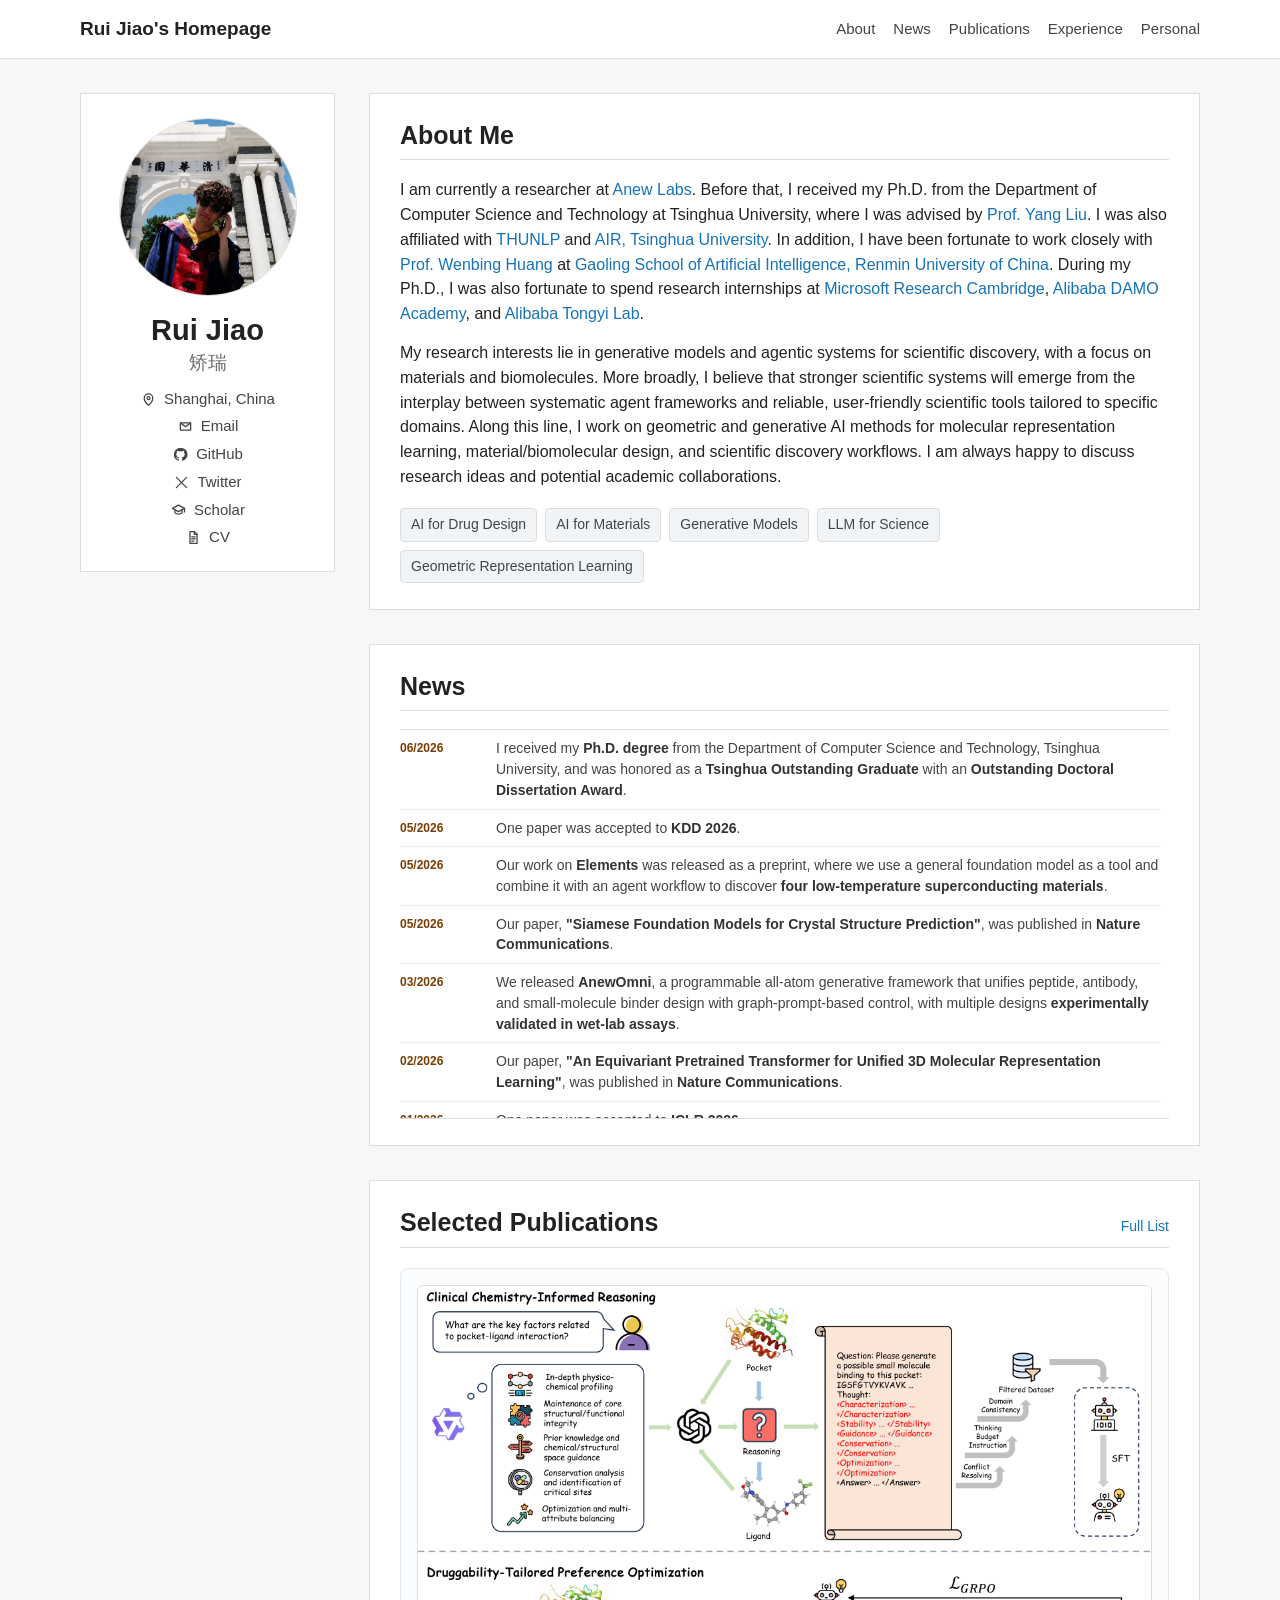
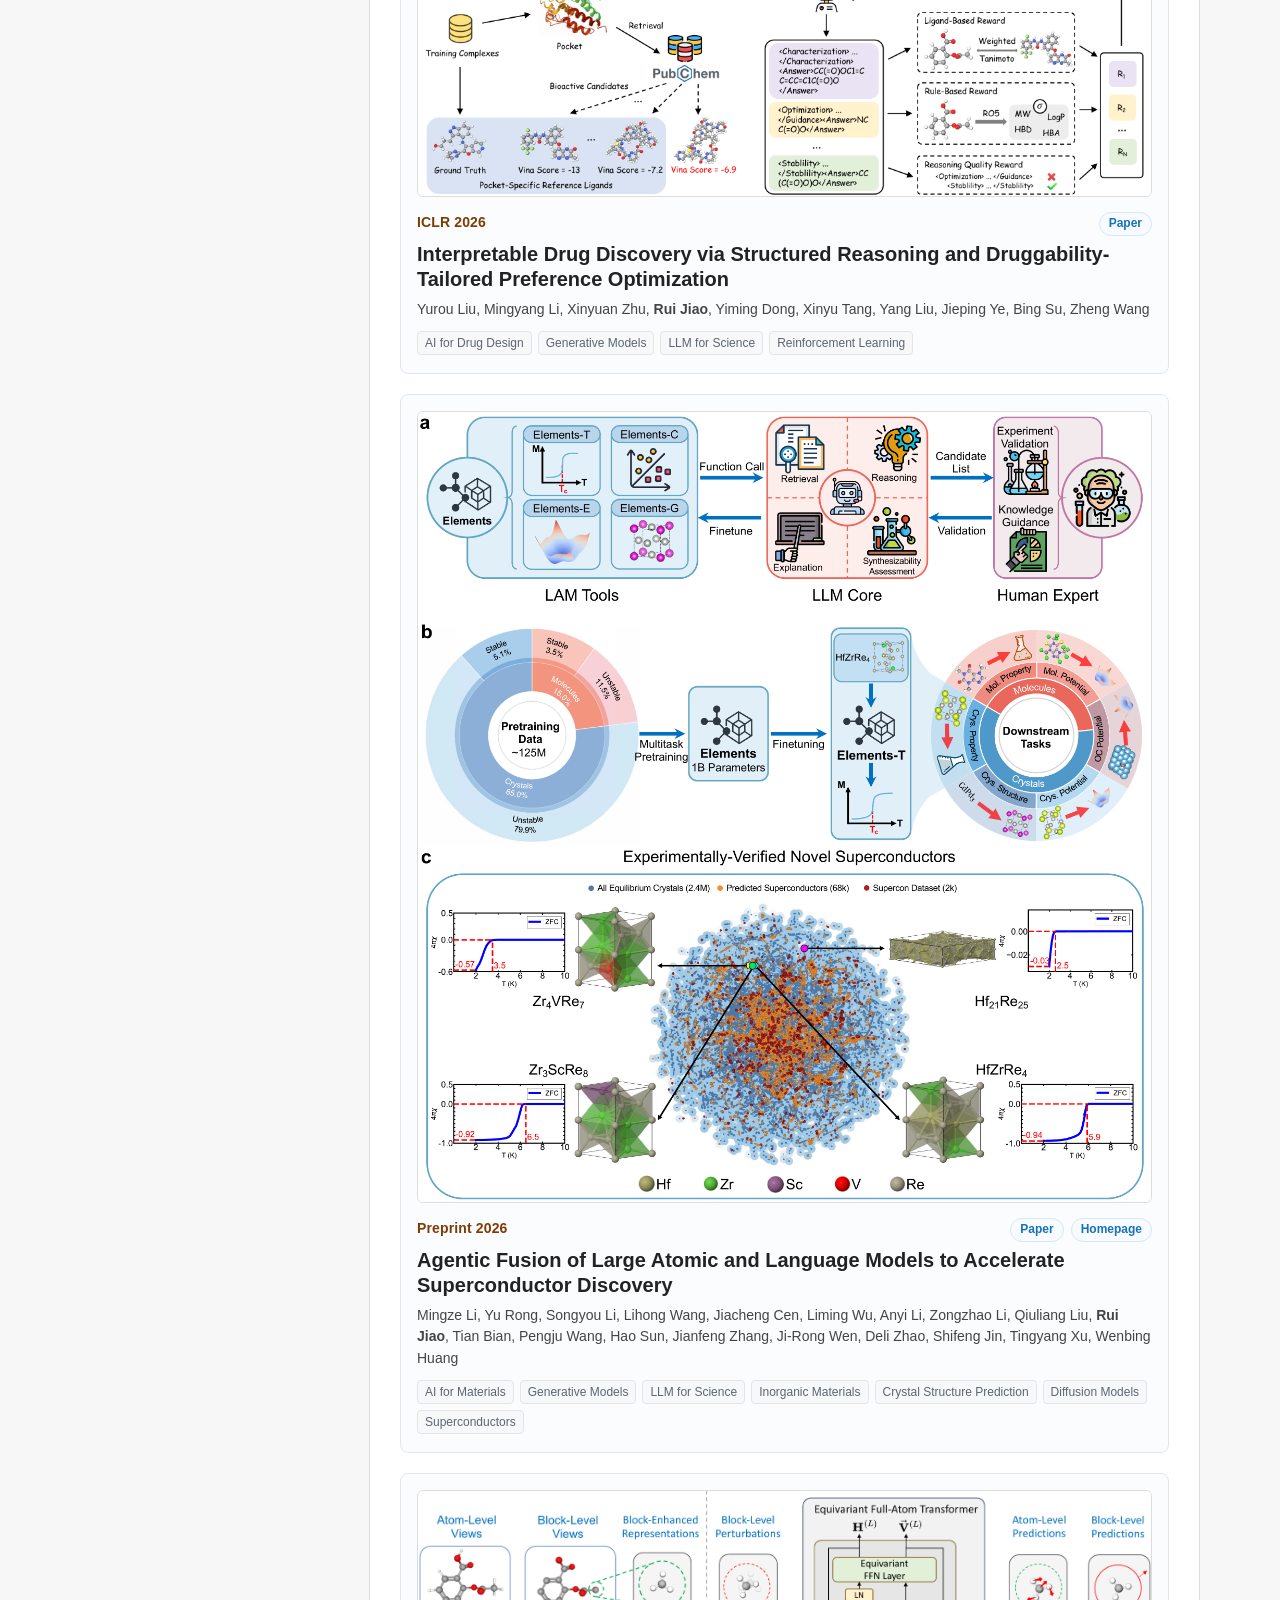
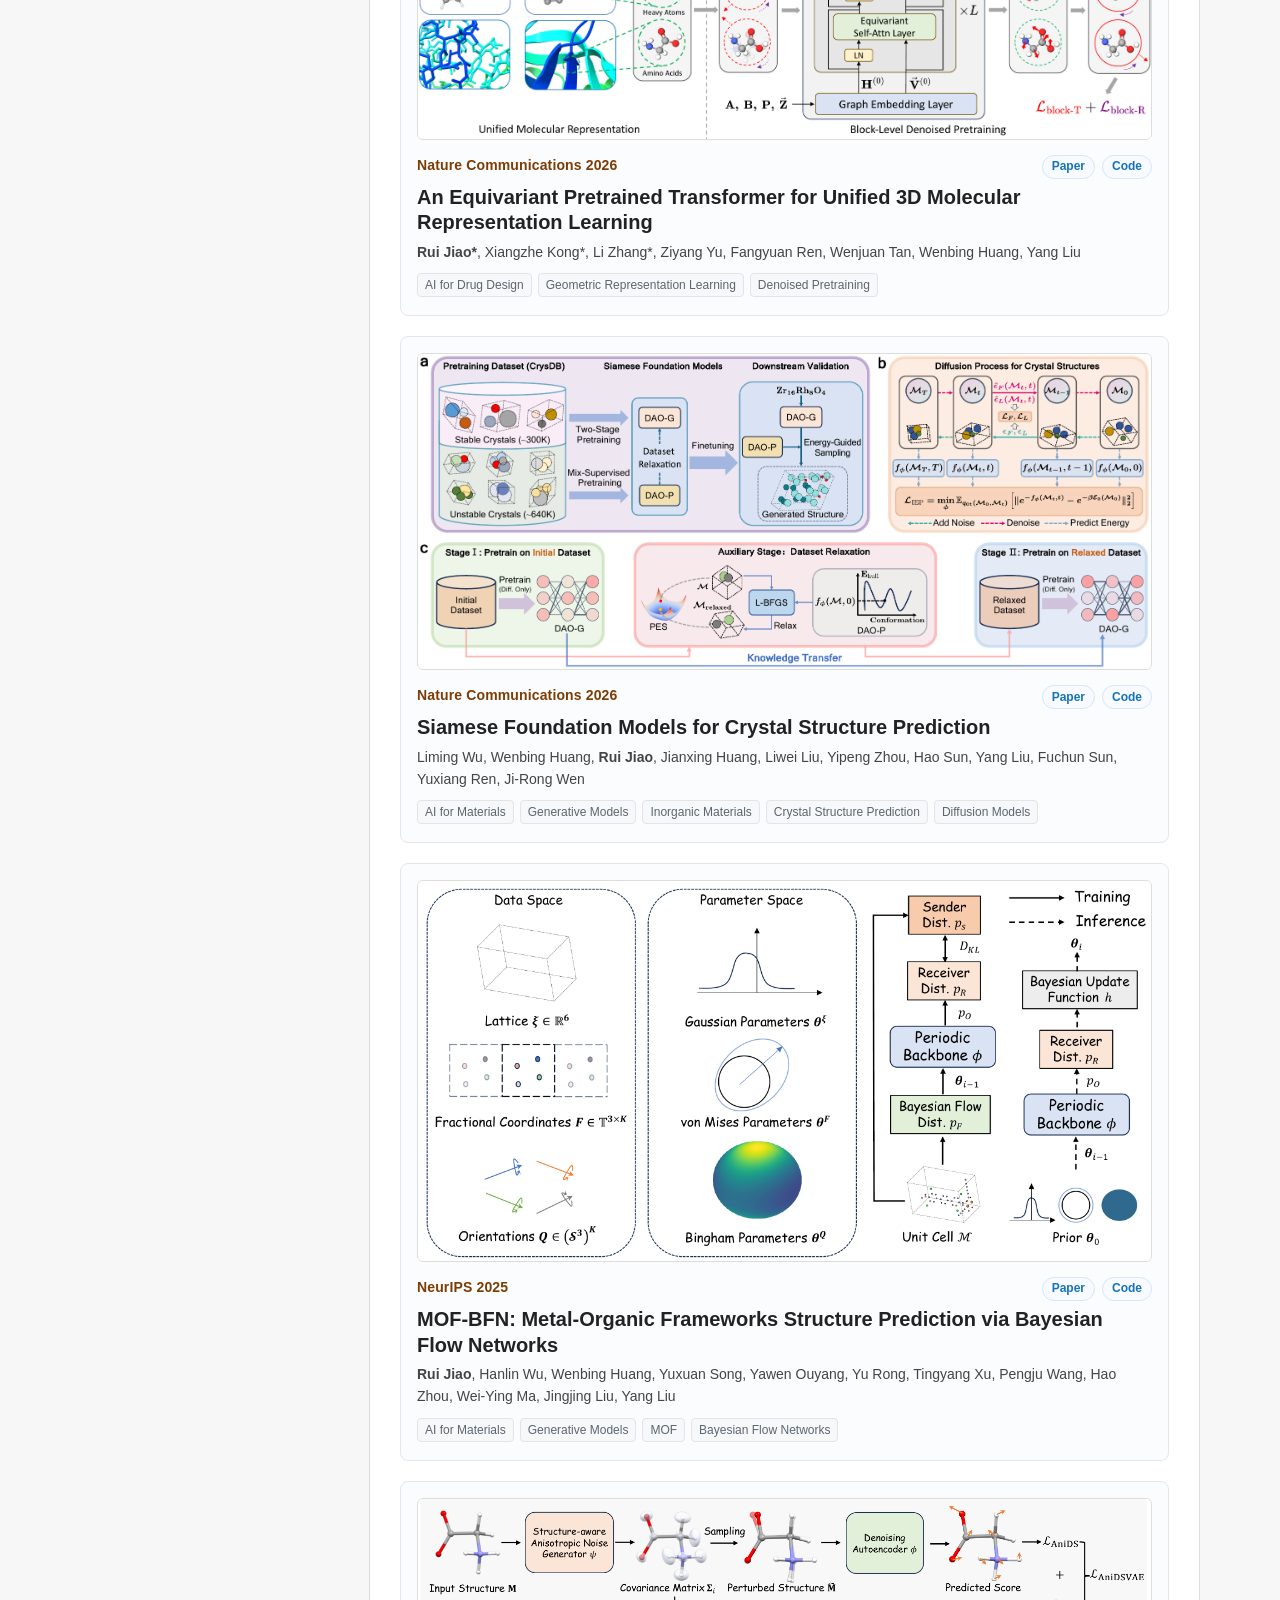
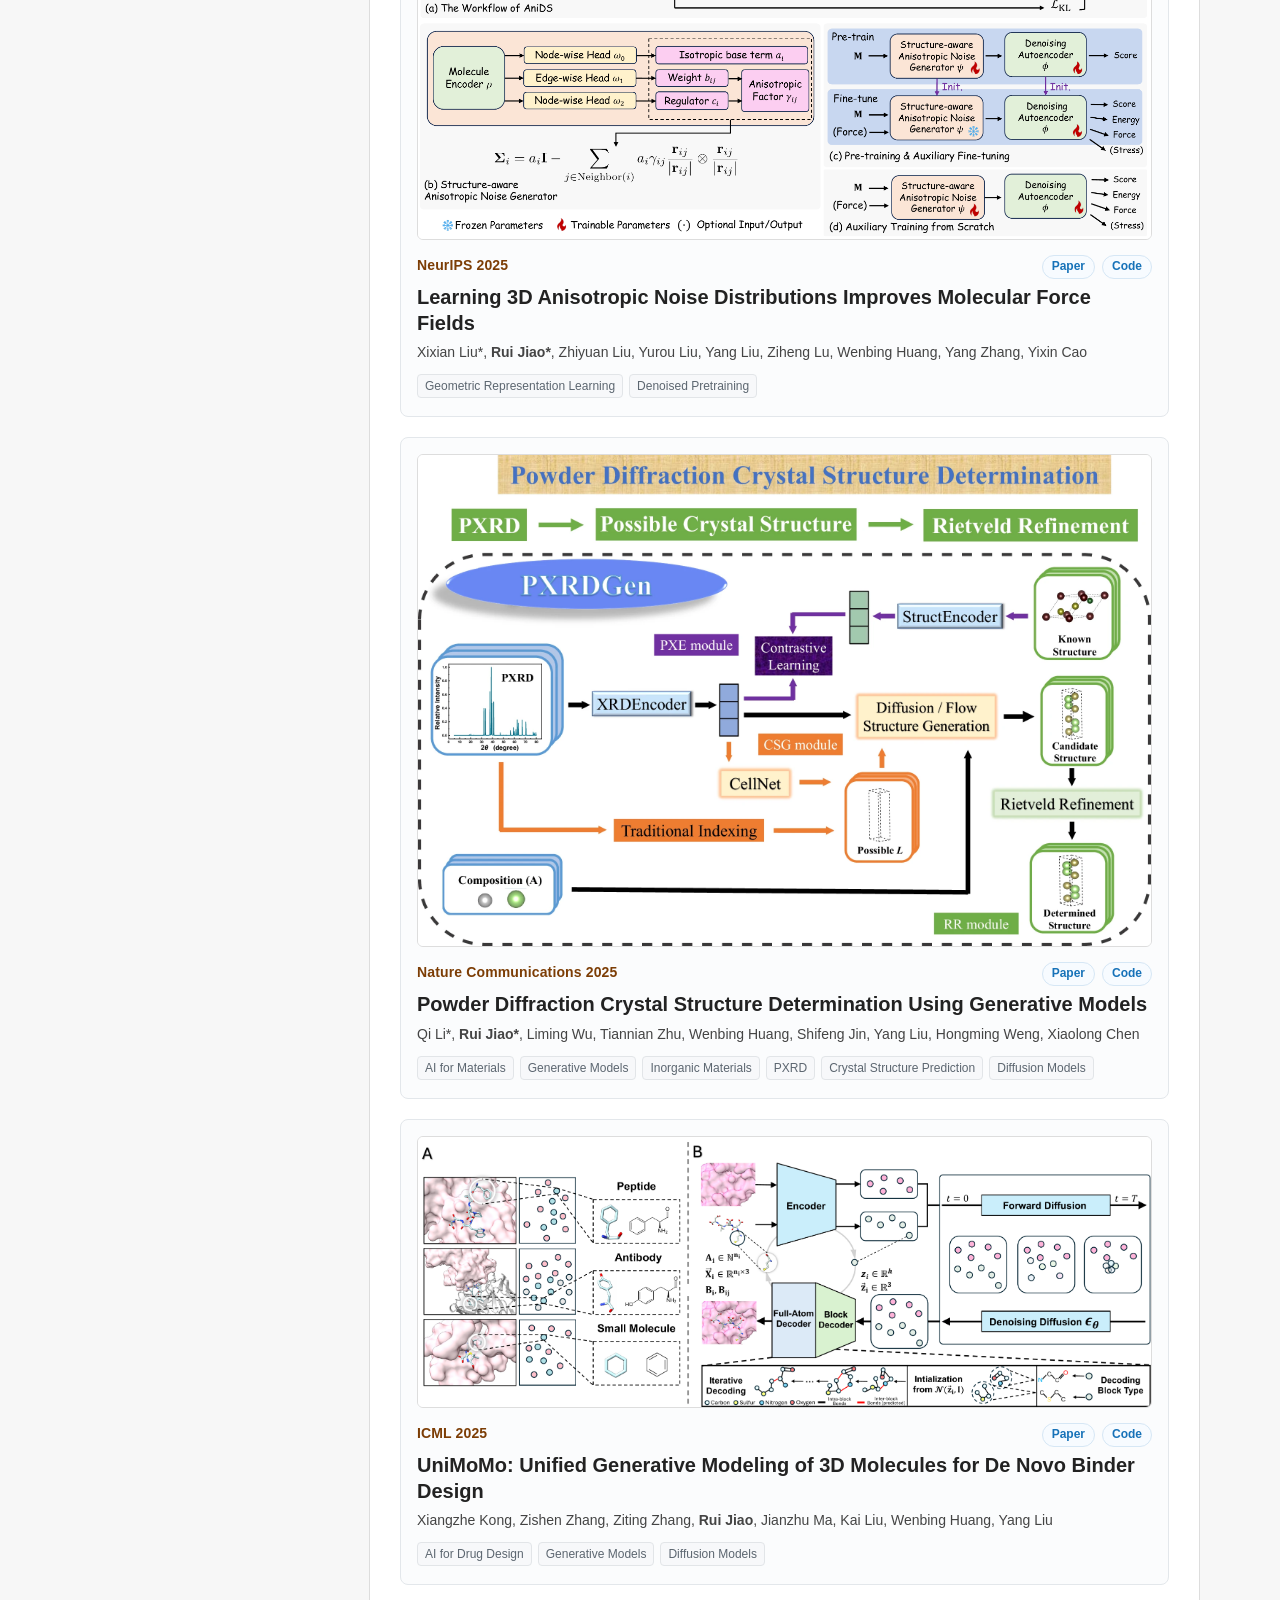
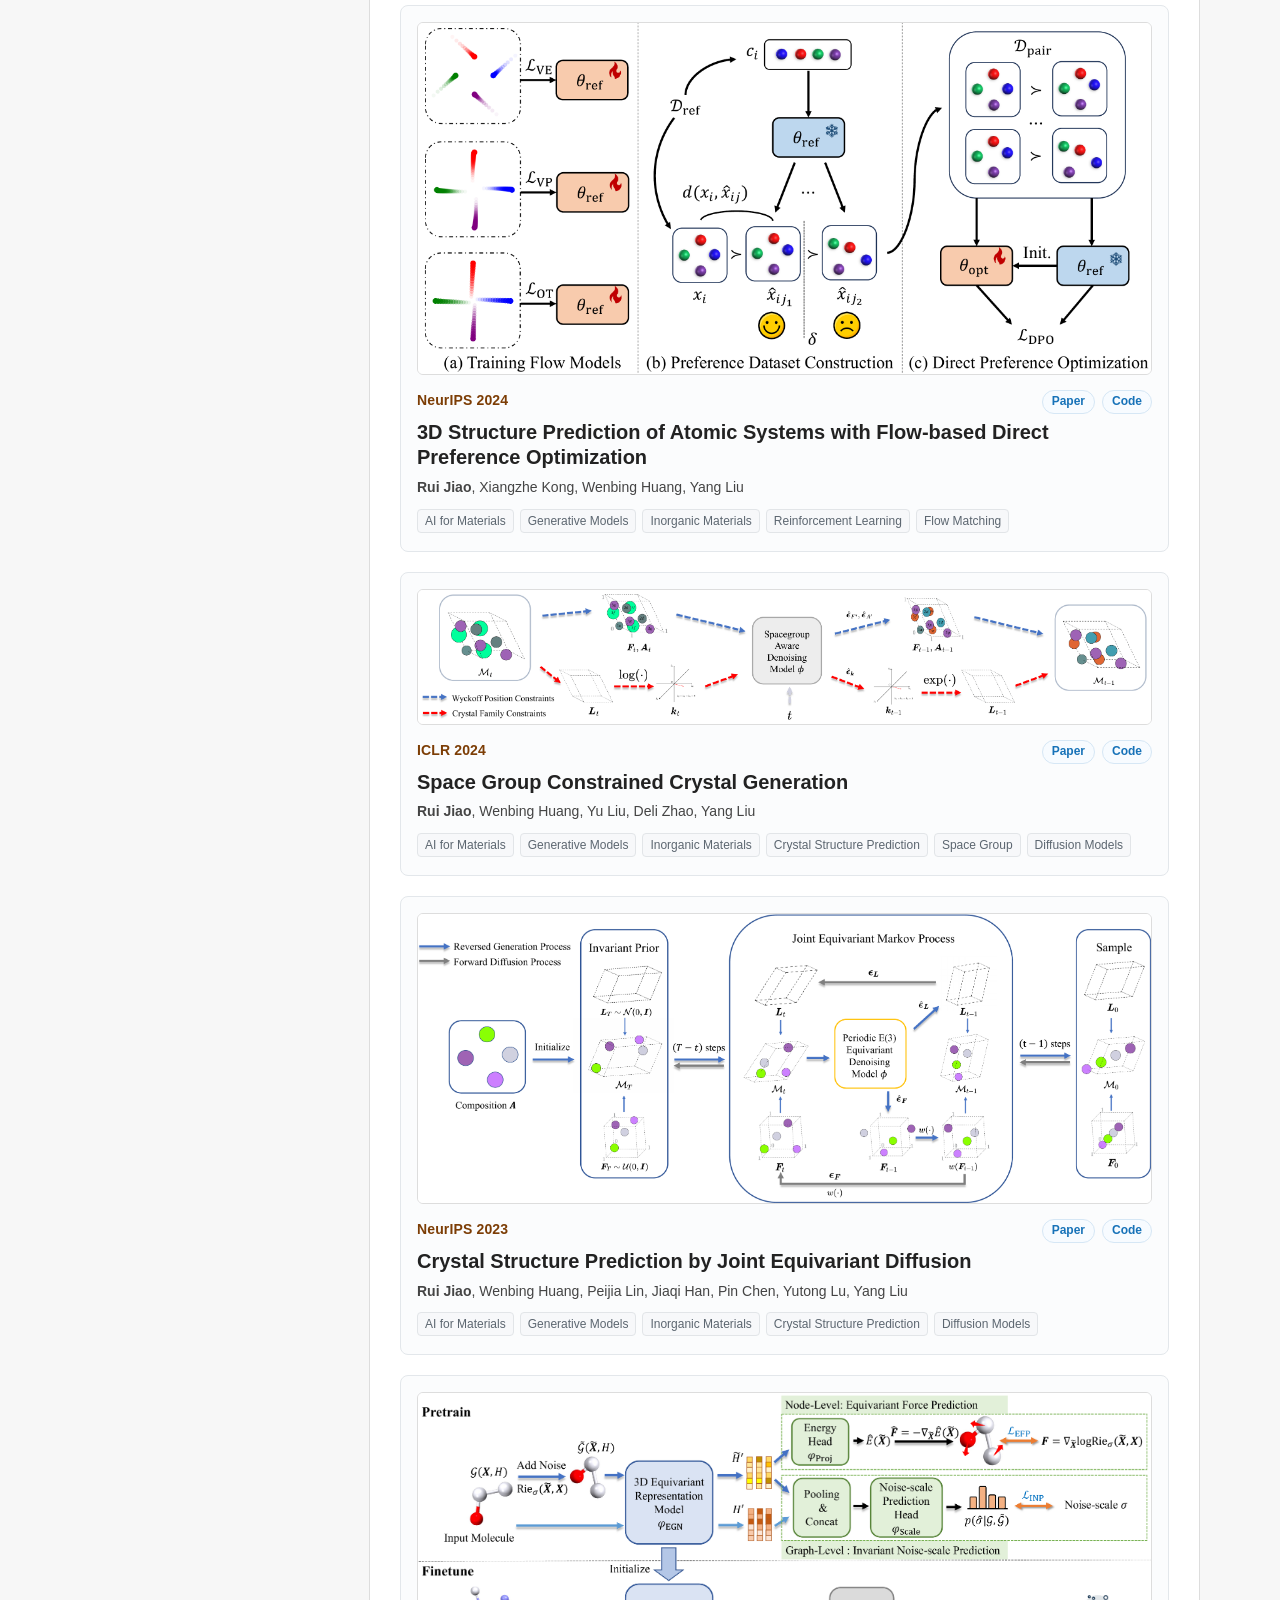
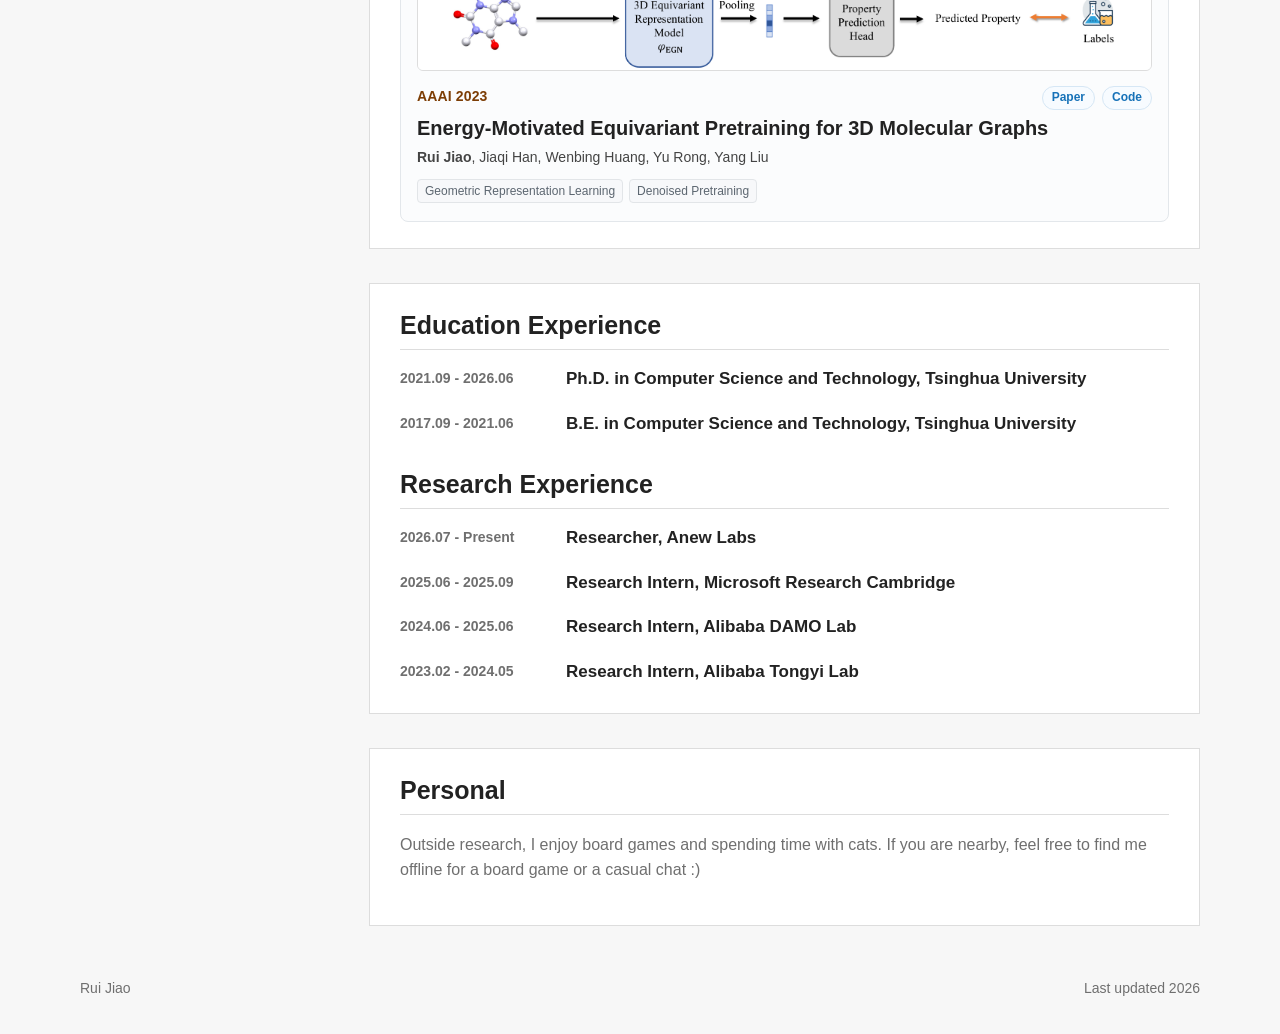
<file: index.html>
<!DOCTYPE html>
<html lang="en">
  <head>
    <meta charset="utf-8">
    <meta name="viewport" content="width=device-width, initial-scale=1">
    <title>Rui Jiao</title>
    <meta
      name="description"
      content="Rui Jiao - molecular representation learning, geometric generative modeling, and material design."
    >
    <link rel="stylesheet" href="styles.css?v=photo-left">
  </head>
  <body>
    <header class="site-header">
      <div class="header-inner">
        <span class="brand">Rui Jiao's Homepage</span>
        <nav aria-label="Primary navigation">
          <a href="#about">About</a>
          <a href="#news">News</a>
          <a href="#publications">Publications</a>
          <a href="#experience">Experience</a>
          <a href="#personal">Personal</a>
        </nav>
      </div>
    </header>

    <main class="page-shell" id="top">
      <aside class="profile-card" aria-label="Profile">
        <img class="profile-photo" src="photo.jpg" alt="Rui Jiao">
        <h1>Rui Jiao <span>矫瑞</span></h1>
        <div class="profile-icon-links" aria-label="Profile links">
          <span class="profile-icon-link">
            <svg viewBox="0 0 24 24" aria-hidden="true">
              <path d="M12 20.25s6-5.2 6-10.1a6 6 0 0 0-12 0c0 4.9 6 10.1 6 10.1Z"></path>
              <path d="M12 12.25a2.1 2.1 0 1 0 0-4.2 2.1 2.1 0 0 0 0 4.2Z"></path>
            </svg>
            <span>Shanghai, China</span>
          </span>
          <a class="profile-icon-link" href="mailto:vinceayin@gmail.com">
            <svg viewBox="0 0 24 24" aria-hidden="true">
              <path d="M4.75 6.75h14.5v10.5H4.75z"></path>
              <path d="m5.25 7.25 6.75 5 6.75-5"></path>
            </svg>
            <span>Email</span>
          </a>
          <a class="profile-icon-link" href="https://github.com/jiaor17" target="_blank" rel="noreferrer">
            <svg class="icon-github" viewBox="0 0 24 24" aria-hidden="true">
              <path d="M12 2.75a9.25 9.25 0 0 0-2.92 18.03c.46.08.63-.2.63-.44v-1.58c-2.58.56-3.12-1.1-3.12-1.1-.42-1.08-1.03-1.37-1.03-1.37-.84-.57.06-.56.06-.56.93.07 1.42.96 1.42.96.83 1.41 2.17 1 2.7.77.08-.6.32-1 .58-1.23-2.06-.23-4.23-1.03-4.23-4.59 0-1.02.36-1.85.95-2.5-.1-.23-.41-1.18.09-2.46 0 0 .78-.25 2.55.96a8.78 8.78 0 0 1 4.64 0c1.77-1.21 2.55-.96 2.55-.96.5 1.28.19 2.23.09 2.46.59.65.95 1.48.95 2.5 0 3.57-2.17 4.35-4.24 4.58.33.29.63.86.63 1.73v2.57c0 .24.16.52.64.43A9.25 9.25 0 0 0 12 2.75Z"></path>
            </svg>
            <span>GitHub</span>
          </a>
          <a class="profile-icon-link" href="https://x.com/RuiJiao14" target="_blank" rel="noreferrer">
            <svg viewBox="0 0 24 24" aria-hidden="true">
              <path d="M4.75 4.75 19.25 19.25"></path>
              <path d="M19.25 4.75 4.75 19.25"></path>
            </svg>
            <span>Twitter</span>
          </a>
          <a class="profile-icon-link" href="https://scholar.google.com/citations?user=buW16-AAAAAJ&hl=zh-CN" target="_blank" rel="noreferrer">
            <svg viewBox="0 0 24 24" aria-hidden="true">
              <path d="m3.5 9 8.5-4.5L20.5 9 12 13.5 3.5 9Z"></path>
              <path d="M7 11.25v4.15c1.3 1.25 3 1.85 5 1.85s3.7-.6 5-1.85v-4.15"></path>
              <path d="M20.5 9v5"></path>
            </svg>
            <span>Scholar</span>
          </a>
          <a class="profile-icon-link" href="cv.pdf">
            <svg viewBox="0 0 24 24" aria-hidden="true">
              <path d="M7 3.75h6.25L17 7.5v12.75H7z"></path>
              <path d="M13.25 3.75V7.5H17"></path>
              <path d="M9.5 11h5"></path>
              <path d="M9.5 14h5"></path>
              <path d="M9.5 17h3"></path>
            </svg>
            <span>CV</span>
          </a>
        </div>
      </aside>

      <div class="content-column">
        <section class="section about" id="about">
          <h2>About Me</h2>
          <p>
            I am currently a researcher at <a href="https://anewbt.com/" target="_blank" rel="noreferrer">Anew Labs</a>.
            Before that, I received my Ph.D. from the Department of Computer Science and Technology
            at Tsinghua University, where I was advised by
            <a href="https://nlp.csai.tsinghua.edu.cn/~ly/" target="_blank" rel="noreferrer">Prof. Yang Liu</a>.
            I was also affiliated with
            <a href="https://nlp.csai.tsinghua.edu.cn/" target="_blank" rel="noreferrer">THUNLP</a>
            and <a href="https://air.tsinghua.edu.cn/en/" target="_blank" rel="noreferrer">AIR, Tsinghua University</a>.
            In addition, I have been fortunate to work closely with
            <a href="http://ai.ruc.edu.cn/english/FACULTYn/WenbingHuang/index.htm" target="_blank" rel="noreferrer">Prof. Wenbing Huang</a>
            at <a href="http://ai.ruc.edu.cn/" target="_blank" rel="noreferrer">Gaoling School of Artificial Intelligence,
            Renmin University of China</a>.
            During my Ph.D., I was also fortunate to spend research internships at
            <a href="https://www.microsoft.com/en-us/research/lab/microsoft-research-ai-for-science/" target="_blank" rel="noreferrer">Microsoft Research Cambridge</a>,
            <a href="https://damo.alibaba.com/?language=en" target="_blank" rel="noreferrer">Alibaba DAMO Academy</a>, and
            <a href="https://tongyi.aliyun.com/" target="_blank" rel="noreferrer">Alibaba Tongyi Lab</a>.
          </p>
          <p>
            My research interests lie in generative models and agentic systems for scientific discovery,
            with a focus on materials and biomolecules. More broadly, I believe that stronger scientific
            systems will emerge from the interplay between systematic agent frameworks and reliable,
            user-friendly scientific tools tailored to specific domains. Along this line, I work on
            geometric and generative AI methods for molecular representation learning, material/biomolecular
            design, and scientific discovery workflows. I am always happy to discuss research ideas
            and potential academic collaborations.
          </p>
          <div class="research-tags" aria-label="Research interests">
            <button type="button" data-filter="AI for Drug Design">AI for Drug Design</button>
            <button type="button" data-filter="AI for Materials">AI for Materials</button>
            <button type="button" data-filter="Generative Models">Generative Models</button>
            <button type="button" data-filter="LLM for Science">LLM for Science</button>
            <button type="button" data-filter="Geometric Representation Learning">Geometric Representation Learning</button>
          </div>
        </section>

        <section class="section news" id="news">
          <h2>News</h2>
          <div class="news-window" aria-label="Scrollable news list">
            <ol class="news-list">
              <li>
                <time datetime="2026-06">06/2026</time>
                <p>I received my <strong>Ph.D. degree</strong> from the Department of Computer Science and Technology, Tsinghua University, and was honored as a <strong>Tsinghua Outstanding Graduate</strong> with an <strong>Outstanding Doctoral Dissertation Award</strong>.</p>
              </li>
              <li>
                <time datetime="2026-05">05/2026</time>
                <p>One paper was accepted to <strong>KDD 2026</strong>.</p>
              </li>
              <li>
                <time datetime="2026-05">05/2026</time>
                <p>Our work on <strong>Elements</strong> was released as a preprint, where we use a general foundation model as a tool and combine it with an agent workflow to discover <strong>four low-temperature superconducting materials</strong>.</p>
              </li>
            <li>
              <time datetime="2026-05">05/2026</time>
              <p>Our paper, <strong>"Siamese Foundation Models for Crystal Structure Prediction"</strong>, was published in <strong>Nature Communications</strong>.</p>
            </li>
            <li>
              <time datetime="2026-03">03/2026</time>
              <p>We released <strong>AnewOmni</strong>, a programmable all-atom generative framework that unifies peptide, antibody, and small-molecule binder design with graph-prompt-based control, with multiple designs <strong>experimentally validated in wet-lab assays</strong>.</p>
            </li>
            <li>
              <time datetime="2026-02">02/2026</time>
              <p>Our paper, <strong>"An Equivariant Pretrained Transformer for Unified 3D Molecular Representation Learning"</strong>, was published in <strong>Nature Communications</strong>.</p>
            </li>
            <li>
              <time datetime="2026-01">01/2026</time>
              <p>One paper was accepted to <strong>ICLR 2026</strong>.</p>
            </li>
            <li>
              <time datetime="2025-10">10/2025</time>
              <p>Our paper, <strong>"Peptide Design through Binding Interface Mimicry with PepMimic"</strong>, was published in <strong>Nature Biomedical Engineering</strong>.</p>
            </li>
            <li>
              <time datetime="2025-09">09/2025</time>
              <p>Two papers were accepted to <strong>NeurIPS 2025</strong>.</p>
            </li>
            <li>
              <time datetime="2025-08">08/2025</time>
              <p>Our paper, <strong>"Powder Diffraction Crystal Structure Determination Using Generative Models"</strong>, was published in <strong>Nature Communications</strong>.</p>
            </li>
            <li>
              <time datetime="2025-05">05/2025</time>
              <p>Two papers were accepted to <strong>ICML 2025</strong>.</p>
            </li>
            <li>
              <time datetime="2025-05">05/2025</time>
              <p>Our survey paper, <strong>"A Survey of Geometric Graph Neural Networks: Data Structures, Models and Applications"</strong>, was published in <strong>Frontiers of Computer Science</strong>.</p>
            </li>
            <li>
              <time datetime="2025-01">01/2025</time>
              <p>One paper was accepted to <strong>ICLR 2025</strong>.</p>
            </li>
            <li>
              <time datetime="2024-09">09/2024</time>
              <p>Two papers were accepted to <strong>NeurIPS 2024</strong>.</p>
            </li>
            <li>
              <time datetime="2024-05">05/2024</time>
              <p>One paper was accepted to <strong>ICML 2024</strong>.</p>
            </li>
            <li>
              <time datetime="2024-01">01/2024</time>
              <p>One paper was accepted to <strong>ICLR 2024</strong>.</p>
            </li>
            <li>
              <time datetime="2023-09">09/2023</time>
              <p>One paper was accepted to <strong>NeurIPS 2023</strong>.</p>
            </li>
            <li>
              <time datetime="2022-11">11/2022</time>
              <p>One paper was accepted to <strong>AAAI 2023</strong>.</p>
            </li>
            <li>
              <time datetime="2021-06">06/2021</time>
              <p>I received my <strong>B.E. degree</strong> from the Department of Computer Science and Technology, Tsinghua University, and was honored as a <strong>Beijing Outstanding Graduate</strong>.</p>
            </li>
            <li>
              <time datetime="2021-05">05/2021</time>
              <p>One paper was accepted to <strong>KDD 2021</strong>.</p>
            </li>
            <li>
              <time datetime="2021-05">05/2021</time>
              <p>One paper was accepted to <strong>Findings of ACL-IJCNLP 2021</strong>.</p>
            </li>
            </ol>
          </div>
        </section>

        <section class="section publications" id="publications">
          <div class="section-title-row">
            <h2>Selected Publications</h2>
            <a href="full-list.html">Full List</a>
          </div>

          <article class="publication" data-keywords="AI for Drug Design|Generative Models|LLM for Science|Reinforcement Learning">
            <img src="assets/works/DrugTrail.png" alt="DrugTrail overview">
            <div class="pub-main">
              <h3>Interpretable Drug Discovery via Structured Reasoning and Druggability-Tailored Preference Optimization</h3>
              <p class="authors">Yurou Liu, Mingyang Li, Xinyuan Zhu, <strong>Rui Jiao</strong>, Yiming Dong, Xinyu Tang, Yang Liu, Jieping Ye, Bing Su, Zheng Wang</p>
              <p class="venue">ICLR 2026</p>
              <div class="pub-keywords">
                <button type="button" data-filter="AI for Drug Design">AI for Drug Design</button>
                <button type="button" data-filter="Generative Models">Generative Models</button>
                <button type="button" data-filter="LLM for Science">LLM for Science</button>
                <button type="button" data-filter="Reinforcement Learning">Reinforcement Learning</button>
              </div>
              <div class="pub-links">
                <a href="https://openreview.net/forum?id=1pAW0y8WLH" target="_blank" rel="noreferrer">Paper</a>
              </div>
            </div>
          </article>

          <article class="publication" data-keywords="AI for Materials|Generative Models|LLM for Science|Inorganic Materials|Crystal Structure Prediction|Diffusion Models|Superconductors">
            <img src="assets/works/Elements.png" alt="Elements overview">
            <div class="pub-main">
              <h3>Agentic Fusion of Large Atomic and Language Models to Accelerate Superconductor Discovery</h3>
              <p class="authors">Mingze Li, Yu Rong, Songyou Li, Lihong Wang, Jiacheng Cen, Liming Wu, Anyi Li, Zongzhao Li, Qiuliang Liu, <strong>Rui Jiao</strong>, Tian Bian, Pengju Wang, Hao Sun, Jianfeng Zhang, Ji-Rong Wen, Deli Zhao, Shifeng Jin, Tingyang Xu, Wenbing Huang</p>
              <p class="venue">Preprint 2026</p>
              <div class="pub-keywords">
                <button type="button" data-filter="AI for Materials">AI for Materials</button>
                <button type="button" data-filter="Generative Models">Generative Models</button>
                <button type="button" data-filter="LLM for Science">LLM for Science</button>
                <button type="button" data-filter="Inorganic Materials">Inorganic Materials</button>
                <button type="button" data-filter="Crystal Structure Prediction">Crystal Structure Prediction</button>
                <button type="button" data-filter="Diffusion Models">Diffusion Models</button>
                <button type="button" data-filter="Superconductors">Superconductors</button>
              </div>
              <div class="pub-links">
                <a href="https://arxiv.org/abs/2604.23758" target="_blank" rel="noreferrer">Paper</a>
                <a href="https://developer.damo-academy.com/material" target="_blank" rel="noreferrer">Homepage</a>
              </div>
            </div>
          </article>

          <article class="publication" data-keywords="AI for Drug Design|Geometric Representation Learning|Denoised Pretraining">
            <img src="assets/works/EPT.png" alt="EPT overview">
            <div class="pub-main">
              <h3>An Equivariant Pretrained Transformer for Unified 3D Molecular Representation Learning</h3>
              <p class="authors"><strong>Rui Jiao*</strong>, Xiangzhe Kong*, Li Zhang*, Ziyang Yu, Fangyuan Ren, Wenjuan Tan, Wenbing Huang, Yang Liu</p>
              <p class="venue">Nature Communications 2026</p>
              <div class="pub-keywords">
                <button type="button" data-filter="AI for Drug Design">AI for Drug Design</button>
                <button type="button" data-filter="Geometric Representation Learning">Geometric Representation Learning</button>
                <button type="button" data-filter="Denoised Pretraining">Denoised Pretraining</button>
              </div>
              <div class="pub-links">
                <a href="https://www.nature.com/articles/s41467-026-69185-7" target="_blank" rel="noreferrer">Paper</a>
                <a href="https://github.com/jiaor17/EPT" target="_blank" rel="noreferrer">Code</a>
              </div>
            </div>
          </article>

          <article class="publication" data-keywords="AI for Materials|Generative Models|Inorganic Materials|Crystal Structure Prediction|Diffusion Models">
            <img src="assets/works/DAO.png" alt="DAO overview">
            <div class="pub-main">
              <h3>Siamese Foundation Models for Crystal Structure Prediction</h3>
              <p class="authors">Liming Wu, Wenbing Huang, <strong>Rui Jiao</strong>, Jianxing Huang, Liwei Liu, Yipeng Zhou, Hao Sun, Yang Liu, Fuchun Sun, Yuxiang Ren, Ji-Rong Wen</p>
              <p class="venue">Nature Communications 2026</p>
              <div class="pub-keywords">
                <button type="button" data-filter="AI for Materials">AI for Materials</button>
                <button type="button" data-filter="Generative Models">Generative Models</button>
                <button type="button" data-filter="Inorganic Materials">Inorganic Materials</button>
                <button type="button" data-filter="Crystal Structure Prediction">Crystal Structure Prediction</button>
                <button type="button" data-filter="Diffusion Models">Diffusion Models</button>
              </div>
              <div class="pub-links">
                <a href="https://www.nature.com/articles/s41467-026-72362-3" target="_blank" rel="noreferrer">Paper</a>
                <a href="https://github.com/GLAD-RUC/DAO" target="_blank" rel="noreferrer">Code</a>
              </div>
            </div>
          </article>

          <article class="publication" data-keywords="AI for Materials|Generative Models|MOF|Bayesian Flow Networks">
            <img src="assets/works/MOFBFN.png" alt="MOF-BFN overview">
            <div class="pub-main">
              <h3>MOF-BFN: Metal-Organic Frameworks Structure Prediction via Bayesian Flow Networks</h3>
              <p class="authors"><strong>Rui Jiao</strong>, Hanlin Wu, Wenbing Huang, Yuxuan Song, Yawen Ouyang, Yu Rong, Tingyang Xu, Pengju Wang, Hao Zhou, Wei-Ying Ma, Jingjing Liu, Yang Liu</p>
              <p class="venue">NeurIPS 2025</p>
              <div class="pub-keywords">
                <button type="button" data-filter="AI for Materials">AI for Materials</button>
                <button type="button" data-filter="Generative Models">Generative Models</button>
                <button type="button" data-filter="MOF">MOF</button>
                <button type="button" data-filter="Bayesian Flow Networks">Bayesian Flow Networks</button>
              </div>
              <div class="pub-links">
                <a href="https://openreview.net/forum?id=pNwiFucAtA" target="_blank" rel="noreferrer">Paper</a>
                <a href="https://github.com/jiaor17/MOF-BFN" target="_blank" rel="noreferrer">Code</a>
              </div>
            </div>
          </article>

          <article class="publication" data-keywords="Geometric Representation Learning|Denoised Pretraining">
            <img src="assets/works/AniDS.png" alt="AniDS overview">
            <div class="pub-main">
              <h3>Learning 3D Anisotropic Noise Distributions Improves Molecular Force Fields</h3>
              <p class="authors">Xixian Liu*, <strong>Rui Jiao*</strong>, Zhiyuan Liu, Yurou Liu, Yang Liu, Ziheng Lu, Wenbing Huang, Yang Zhang, Yixin Cao</p>
              <p class="venue">NeurIPS 2025</p>
              <div class="pub-keywords">
                <button type="button" data-filter="Geometric Representation Learning">Geometric Representation Learning</button>
                <button type="button" data-filter="Denoised Pretraining">Denoised Pretraining</button>
              </div>
              <div class="pub-links">
                <a href="https://arxiv.org/abs/2510.22123" target="_blank" rel="noreferrer">Paper</a>
                <a href="https://github.com/ZeroKnighting/AniDS" target="_blank" rel="noreferrer">Code</a>
              </div>
            </div>
          </article>

          <article class="publication" data-keywords="AI for Materials|Generative Models|Inorganic Materials|PXRD|Crystal Structure Prediction|Diffusion Models">
            <img src="assets/works/PXRDGen.webp" alt="PXRDGen overview">
            <div class="pub-main">
              <h3>Powder Diffraction Crystal Structure Determination Using Generative Models</h3>
              <p class="authors">Qi Li*, <strong>Rui Jiao*</strong>, Liming Wu, Tiannian Zhu, Wenbing Huang, Shifeng Jin, Yang Liu, Hongming Weng, Xiaolong Chen</p>
              <p class="venue">Nature Communications 2025</p>
              <div class="pub-keywords">
                <button type="button" data-filter="AI for Materials">AI for Materials</button>
                <button type="button" data-filter="Generative Models">Generative Models</button>
                <button type="button" data-filter="Inorganic Materials">Inorganic Materials</button>
                <button type="button" data-filter="PXRD">PXRD</button>
                <button type="button" data-filter="Crystal Structure Prediction">Crystal Structure Prediction</button>
                <button type="button" data-filter="Diffusion Models">Diffusion Models</button>
              </div>
              <div class="pub-links">
                <a href="https://www.nature.com/articles/s41467-025-62708-8" target="_blank" rel="noreferrer">Paper</a>
                <a href="https://codeocean.com/capsule/7727770/tree/v1" target="_blank" rel="noreferrer">Code</a>
              </div>
            </div>
          </article>

          <article class="publication" data-keywords="AI for Drug Design|Generative Models|Diffusion Models">
            <img src="assets/works/UniMoMo.png" alt="UniMoMo overview">
            <div class="pub-main">
              <h3>UniMoMo: Unified Generative Modeling of 3D Molecules for De Novo Binder Design</h3>
              <p class="authors">Xiangzhe Kong, Zishen Zhang, Ziting Zhang, <strong>Rui Jiao</strong>, Jianzhu Ma, Kai Liu, Wenbing Huang, Yang Liu</p>
              <p class="venue">ICML 2025</p>
              <div class="pub-keywords">
                <button type="button" data-filter="AI for Drug Design">AI for Drug Design</button>
                <button type="button" data-filter="Generative Models">Generative Models</button>
                <button type="button" data-filter="Diffusion Models">Diffusion Models</button>
              </div>
              <div class="pub-links">
                <a href="https://arxiv.org/abs/2503.19300" target="_blank" rel="noreferrer">Paper</a>
                <a href="https://github.com/kxz18/UniMoMo" target="_blank" rel="noreferrer">Code</a>
              </div>
            </div>
          </article>

          <article class="publication" data-keywords="AI for Materials|Generative Models|Inorganic Materials|Reinforcement Learning|Flow Matching">
            <img src="assets/works/FlowDPO.png" alt="FlowDPO overview">
            <div class="pub-main">
              <h3>3D Structure Prediction of Atomic Systems with Flow-based Direct Preference Optimization</h3>
              <p class="authors"><strong>Rui Jiao</strong>, Xiangzhe Kong, Wenbing Huang, Yang Liu</p>
              <p class="venue">NeurIPS 2024</p>
              <div class="pub-keywords">
                <button type="button" data-filter="AI for Materials">AI for Materials</button>
                <button type="button" data-filter="Generative Models">Generative Models</button>
                <button type="button" data-filter="Inorganic Materials">Inorganic Materials</button>
                <button type="button" data-filter="Reinforcement Learning">Reinforcement Learning</button>
                <button type="button" data-filter="Flow Matching">Flow Matching</button>
              </div>
              <div class="pub-links">
                <a href="https://openreview.net/forum?id=EpusiLXfNd" target="_blank" rel="noreferrer">Paper</a>
                <a href="https://github.com/jiaor17/FlowDPO" target="_blank" rel="noreferrer">Code</a>
              </div>
            </div>
          </article>

          <article class="publication" data-keywords="AI for Materials|Generative Models|Inorganic Materials|Crystal Structure Prediction|Space Group|Diffusion Models">
            <img src="assets/works/DiffCSP++.png" alt="DiffCSP++ overview">
            <div class="pub-main">
              <h3>Space Group Constrained Crystal Generation</h3>
              <p class="authors"><strong>Rui Jiao</strong>, Wenbing Huang, Yu Liu, Deli Zhao, Yang Liu</p>
              <p class="venue">ICLR 2024</p>
              <div class="pub-keywords">
                <button type="button" data-filter="AI for Materials">AI for Materials</button>
                <button type="button" data-filter="Generative Models">Generative Models</button>
                <button type="button" data-filter="Inorganic Materials">Inorganic Materials</button>
                <button type="button" data-filter="Crystal Structure Prediction">Crystal Structure Prediction</button>
                <button type="button" data-filter="Space Group">Space Group</button>
                <button type="button" data-filter="Diffusion Models">Diffusion Models</button>
              </div>
              <div class="pub-links">
                <a href="https://openreview.net/forum?id=jkvZ7v4OmP" target="_blank" rel="noreferrer">Paper</a>
                <a href="https://github.com/jiaor17/DiffCSP-PP" target="_blank" rel="noreferrer">Code</a>
              </div>
            </div>
          </article>

          <article class="publication" data-keywords="AI for Materials|Generative Models|Inorganic Materials|Crystal Structure Prediction|Diffusion Models">
            <img src="assets/works/DiffCSP.png" alt="DiffCSP overview">
            <div class="pub-main">
              <h3>Crystal Structure Prediction by Joint Equivariant Diffusion</h3>
              <p class="authors"><strong>Rui Jiao</strong>, Wenbing Huang, Peijia Lin, Jiaqi Han, Pin Chen, Yutong Lu, Yang Liu</p>
              <p class="venue">NeurIPS 2023</p>
              <div class="pub-keywords">
                <button type="button" data-filter="AI for Materials">AI for Materials</button>
                <button type="button" data-filter="Generative Models">Generative Models</button>
                <button type="button" data-filter="Inorganic Materials">Inorganic Materials</button>
                <button type="button" data-filter="Crystal Structure Prediction">Crystal Structure Prediction</button>
                <button type="button" data-filter="Diffusion Models">Diffusion Models</button>
              </div>
              <div class="pub-links">
                <a href="https://arxiv.org/abs/2309.04475" target="_blank" rel="noreferrer">Paper</a>
                <a href="https://github.com/jiaor17/DiffCSP" target="_blank" rel="noreferrer">Code</a>
              </div>
            </div>
          </article>

          <article class="publication" data-keywords="Geometric Representation Learning|Denoised Pretraining">
            <img src="assets/works/3D-EMGP.png" alt="3D-EMGP overview">
            <div class="pub-main">
              <h3>Energy-Motivated Equivariant Pretraining for 3D Molecular Graphs</h3>
              <p class="authors"><strong>Rui Jiao</strong>, Jiaqi Han, Wenbing Huang, Yu Rong, Yang Liu</p>
              <p class="venue">AAAI 2023</p>
              <div class="pub-keywords">
                <button type="button" data-filter="Geometric Representation Learning">Geometric Representation Learning</button>
                <button type="button" data-filter="Denoised Pretraining">Denoised Pretraining</button>
              </div>
              <div class="pub-links">
                <a href="https://arxiv.org/abs/2207.08824" target="_blank" rel="noreferrer">Paper</a>
                <a href="https://github.com/jiaor17/3D-EMGP" target="_blank" rel="noreferrer">Code</a>
              </div>
            </div>
          </article>
        </section>

        <section class="section experience" id="experience">
          <h2>Education Experience</h2>
          <div class="info-list">
            <article>
              <time>2021.09 - 2026.06</time>
              <div>
                <h3>Ph.D. in Computer Science and Technology, Tsinghua University</h3>
              </div>
            </article>
            <article>
              <time>2017.09 - 2021.06</time>
              <div>
                <h3>B.E. in Computer Science and Technology, Tsinghua University</h3>
              </div>
            </article>
          </div>

          <h2 class="subsection-heading">Research Experience</h2>
          <div class="info-list">
            <article>
              <time>2026.07 - Present</time>
              <div>
                <h3>Researcher, Anew Labs</h3>
              </div>
            </article>
            <article>
              <time>2025.06 - 2025.09</time>
              <div>
                <h3>Research Intern, Microsoft Research Cambridge</h3>
              </div>
            </article>
            <article>
              <time>2024.06 - 2025.06</time>
              <div>
                <h3>Research Intern, Alibaba DAMO Lab</h3>
              </div>
            </article>
            <article>
              <time>2023.02 - 2024.05</time>
              <div>
                <h3>Research Intern, Alibaba Tongyi Lab</h3>
              </div>
            </article>
          </div>
        </section>

        <section class="section personal" id="personal">
          <h2>Personal</h2>
          <p>
            Outside research, I enjoy board games and spending time with cats. If you are nearby,
            feel free to find me offline for a board game or a casual chat :)
          </p>
        </section>
      </div>
    </main>

    <footer class="site-footer">
      <span>Rui Jiao</span>
      <span>Last updated 2026</span>
    </footer>
    <script src="script.js"></script>
  </body>
</html>
</file>
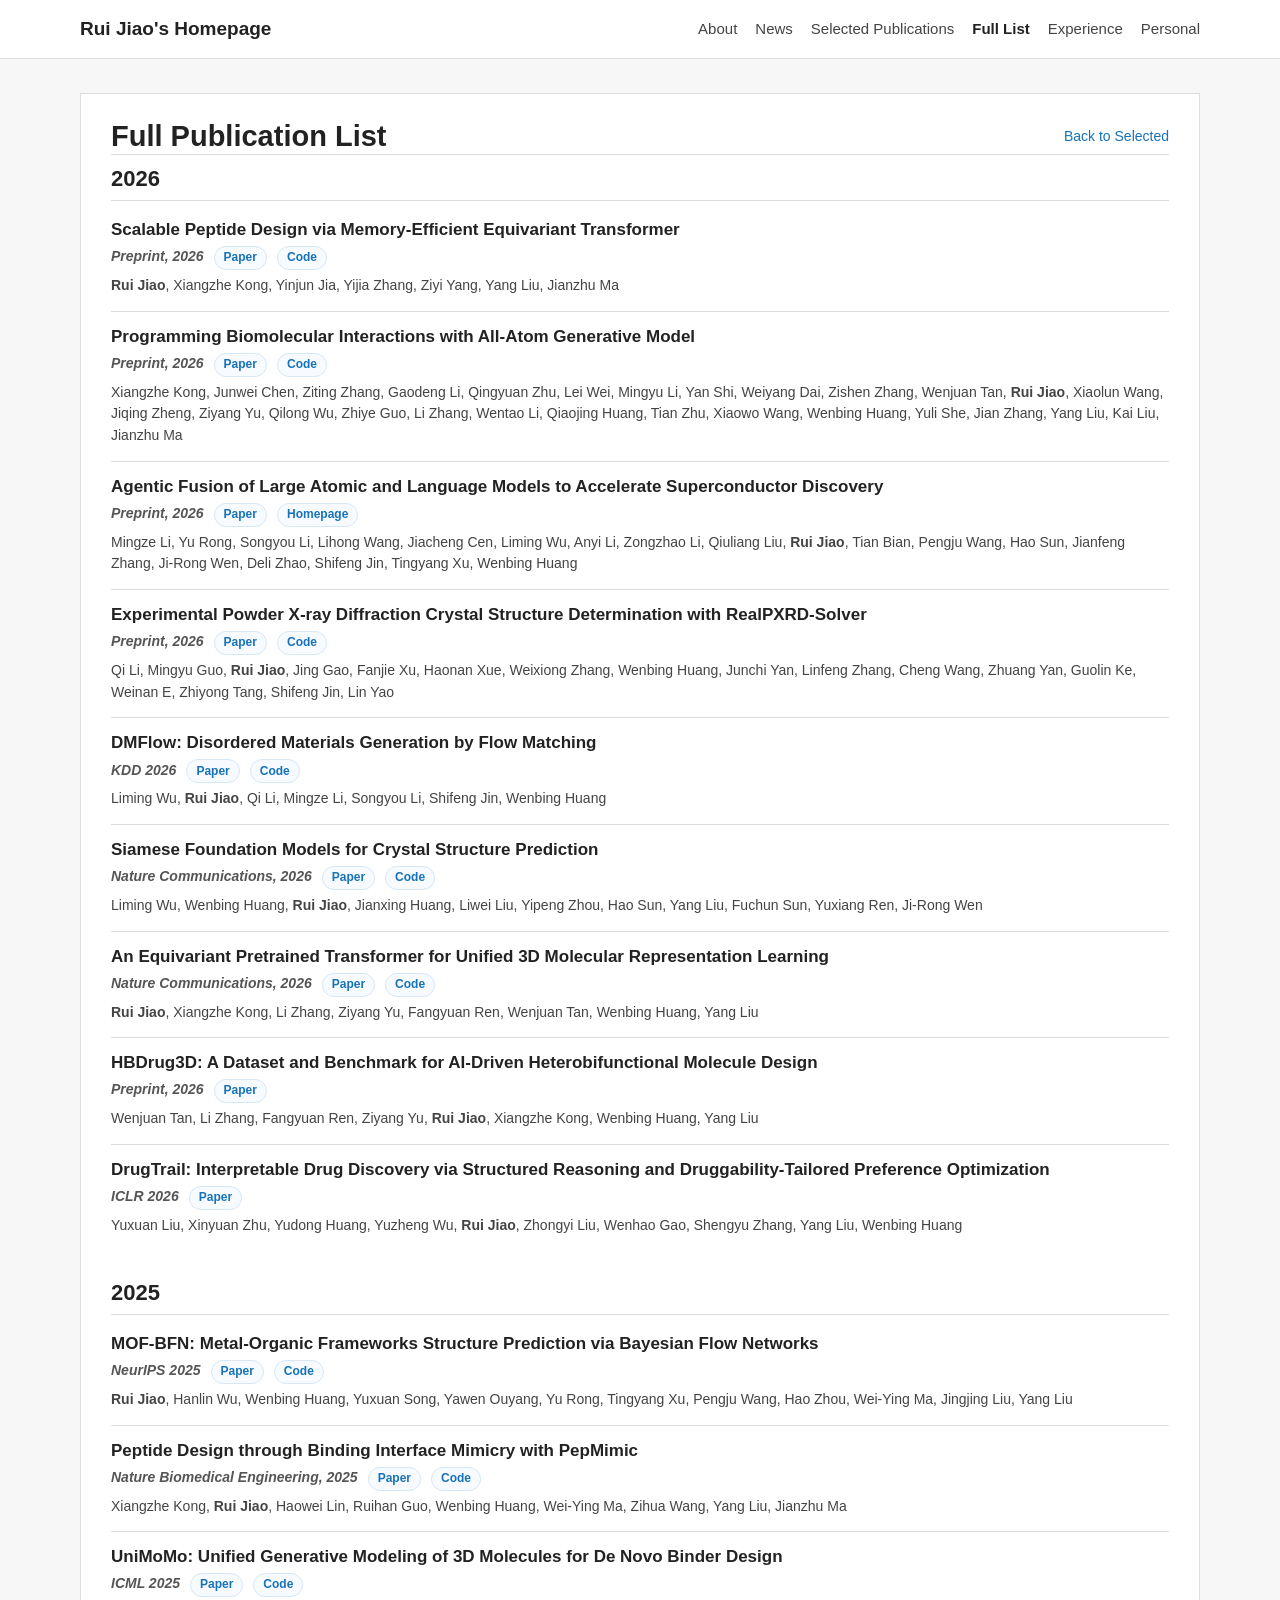
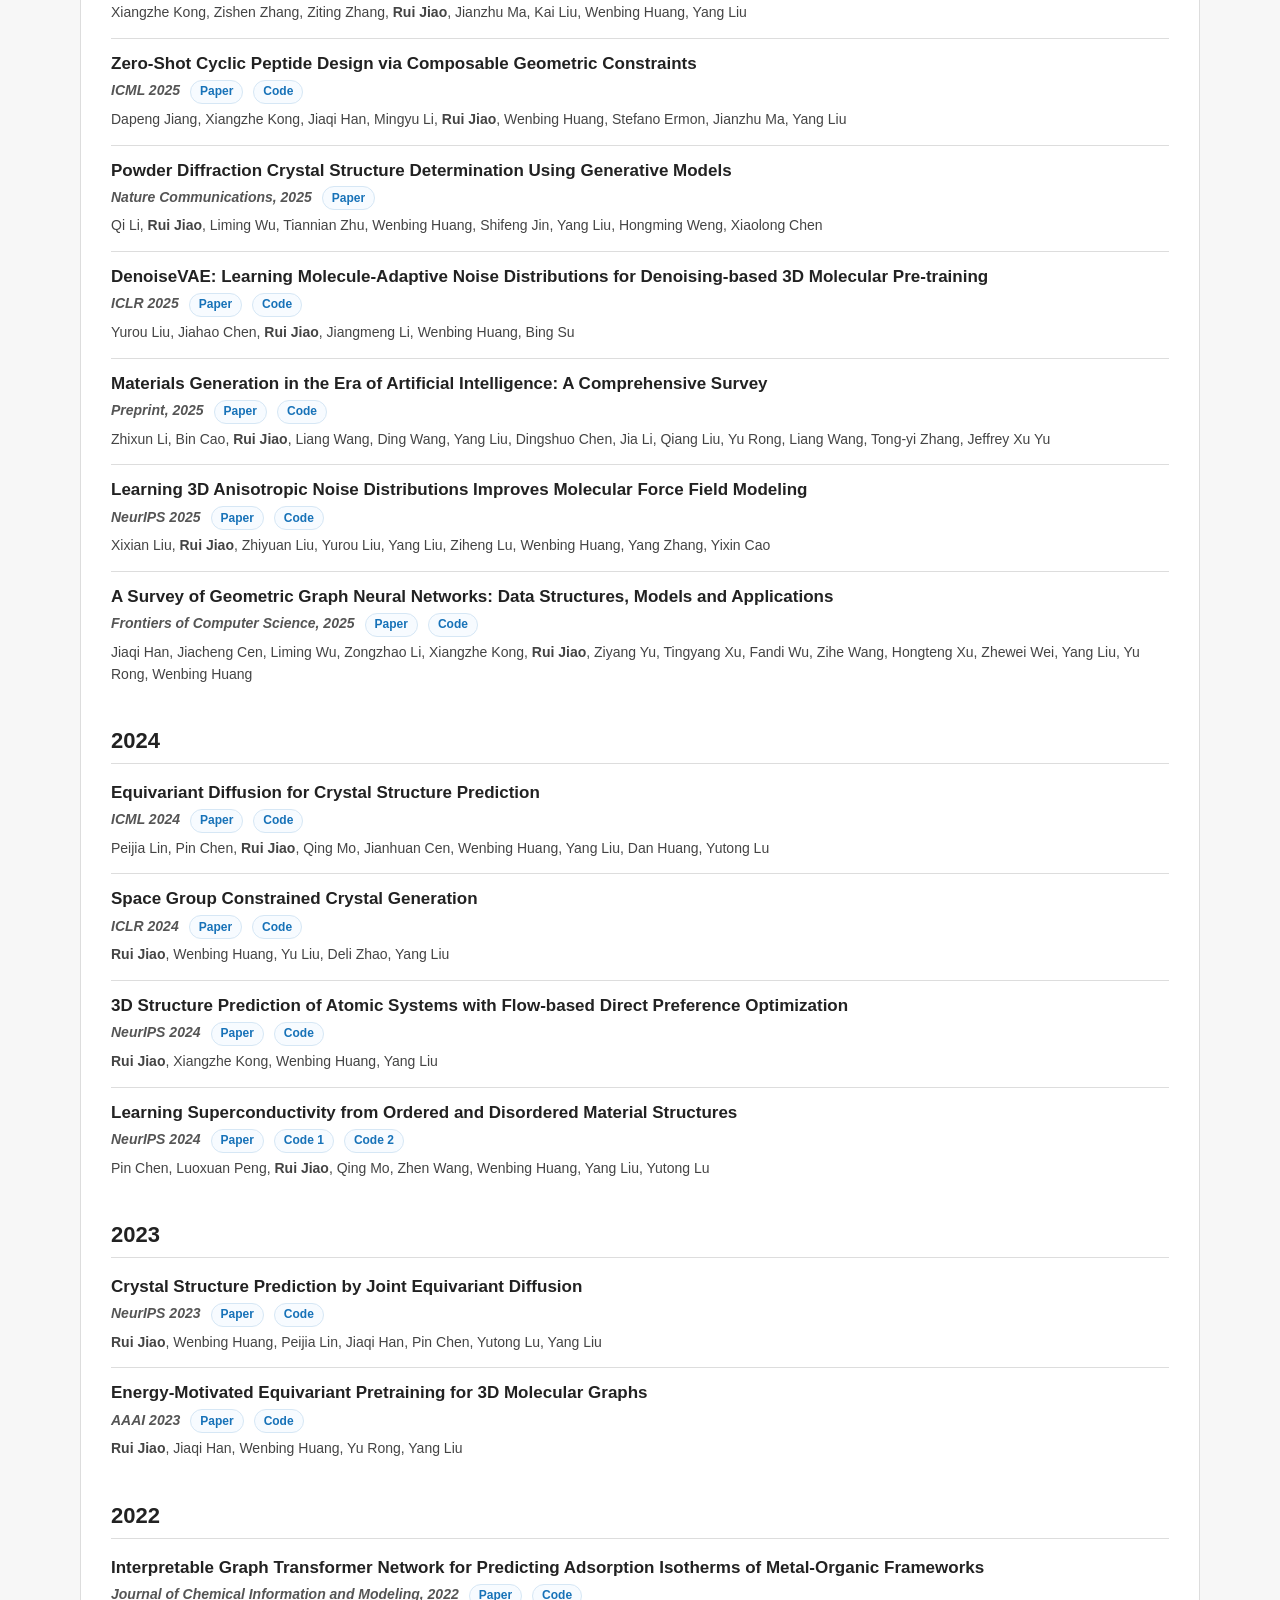
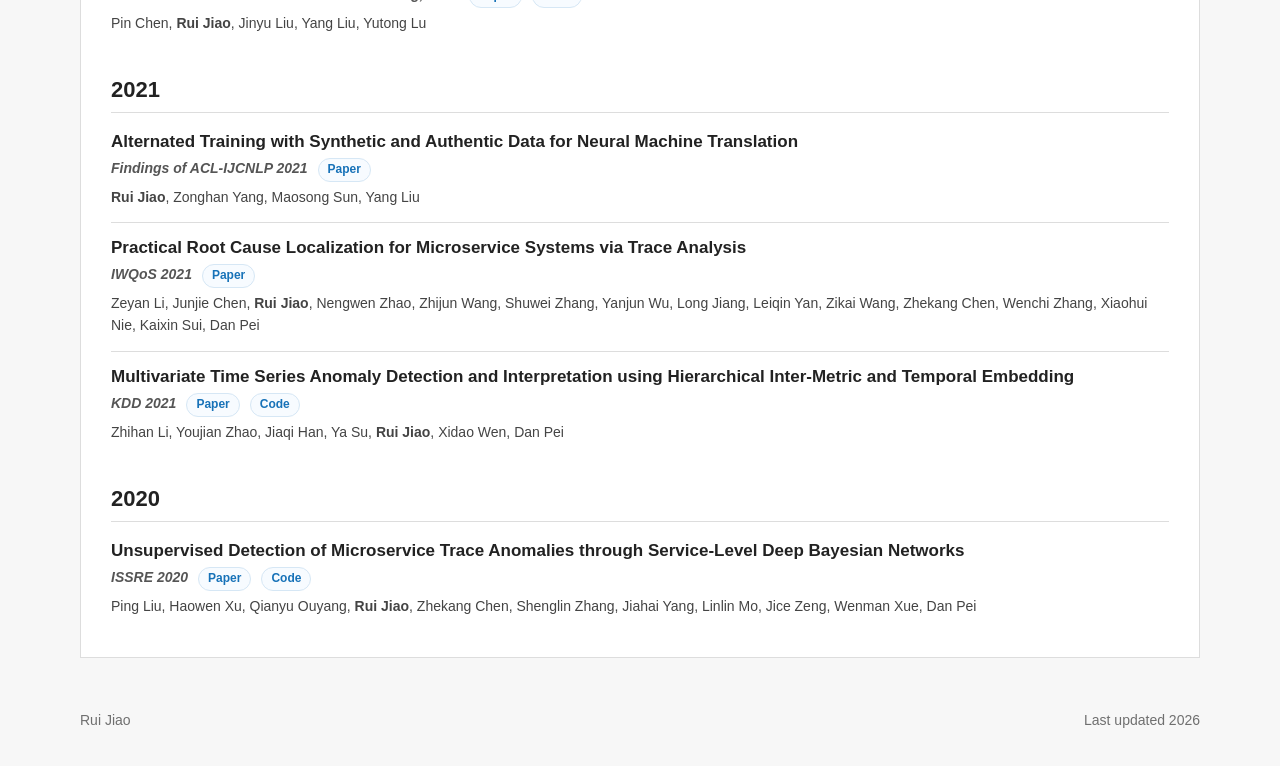
<file: full-list.html>
<!DOCTYPE html>
<html lang="en">
  <head>
    <meta charset="utf-8">
    <meta name="viewport" content="width=device-width, initial-scale=1">
    <title>Rui Jiao - Full Publication List</title>
    <meta
      name="description"
      content="Full publication list of Rui Jiao."
    >
    <link rel="stylesheet" href="styles.css?v=photo-left">
  </head>
  <body>
    <header class="site-header">
      <div class="header-inner">
        <span class="brand">Rui Jiao's Homepage</span>
        <nav aria-label="Primary navigation">
          <a href="index.html#about">About</a>
          <a href="index.html#news">News</a>
          <a href="index.html#publications">Selected Publications</a>
          <a href="full-list.html" aria-current="page">Full List</a>
          <a href="index.html#experience">Experience</a>
          <a href="index.html#personal">Personal</a>
        </nav>
      </div>
    </header>

    <main class="list-shell">
      <section class="section full-publications">
        <div class="section-title-row">
          <h1>Full Publication List</h1>
          <a href="index.html#publications">Back to Selected</a>
        </div>

        <section class="year-block" aria-labelledby="year-2026">
          <h2 id="year-2026">2026</h2>
          <article class="full-publication">
            <div class="pub-line">
              <h3>Scalable Peptide Design via Memory-Efficient Equivariant Transformer</h3>
              <span class="venue">Preprint, 2026</span>
              <span class="pub-links"><a href="https://arxiv.org/abs/2606.25006" target="_blank" rel="noreferrer">Paper</a><a href="https://github.com/jiaor17/MEET" target="_blank" rel="noreferrer">Code</a></span>
            </div>
            <p class="authors"><strong>Rui Jiao</strong>, Xiangzhe Kong, Yinjun Jia, Yijia Zhang, Ziyi Yang, Yang Liu, Jianzhu Ma</p>
          </article>

          <article class="full-publication">
            <div class="pub-line">
              <h3>Programming Biomolecular Interactions with All-Atom Generative Model</h3>
              <span class="venue">Preprint, 2026</span>
              <span class="pub-links"><a href="https://www.biorxiv.org/content/10.64898/2026.03.12.711044v1" target="_blank" rel="noreferrer">Paper</a><a href="https://github.com/bytedance/AnewOmni" target="_blank" rel="noreferrer">Code</a></span>
            </div>
            <p class="authors">Xiangzhe Kong, Junwei Chen, Ziting Zhang, Gaodeng Li, Qingyuan Zhu, Lei Wei, Mingyu Li, Yan Shi, Weiyang Dai, Zishen Zhang, Wenjuan Tan, <strong>Rui Jiao</strong>, Xiaolun Wang, Jiqing Zheng, Ziyang Yu, Qilong Wu, Zhiye Guo, Li Zhang, Wentao Li, Qiaojing Huang, Tian Zhu, Xiaowo Wang, Wenbing Huang, Yuli She, Jian Zhang, Yang Liu, Kai Liu, Jianzhu Ma</p>
          </article>

          <article class="full-publication">
            <div class="pub-line">
              <h3>Agentic Fusion of Large Atomic and Language Models to Accelerate Superconductor Discovery</h3>
              <span class="venue">Preprint, 2026</span>
              <span class="pub-links"><a href="https://arxiv.org/abs/2604.23758" target="_blank" rel="noreferrer">Paper</a><a href="https://developer.damo-academy.com/material" target="_blank" rel="noreferrer">Homepage</a></span>
            </div>
            <p class="authors">Mingze Li, Yu Rong, Songyou Li, Lihong Wang, Jiacheng Cen, Liming Wu, Anyi Li, Zongzhao Li, Qiuliang Liu, <strong>Rui Jiao</strong>, Tian Bian, Pengju Wang, Hao Sun, Jianfeng Zhang, Ji-Rong Wen, Deli Zhao, Shifeng Jin, Tingyang Xu, Wenbing Huang</p>
          </article>

          <article class="full-publication">
            <div class="pub-line">
              <h3>Experimental Powder X-ray Diffraction Crystal Structure Determination with RealPXRD-Solver</h3>
              <span class="venue">Preprint, 2026</span>
              <span class="pub-links"><a href="https://arxiv.org/abs/2603.00965" target="_blank" rel="noreferrer">Paper</a><a href="https://github.com/liqi-529/RealPXRD-Solver" target="_blank" rel="noreferrer">Code</a></span>
            </div>
            <p class="authors">Qi Li, Mingyu Guo, <strong>Rui Jiao</strong>, Jing Gao, Fanjie Xu, Haonan Xue, Weixiong Zhang, Wenbing Huang, Junchi Yan, Linfeng Zhang, Cheng Wang, Zhuang Yan, Guolin Ke, Weinan E, Zhiyong Tang, Shifeng Jin, Lin Yao</p>
          </article>

          <article class="full-publication">
            <div class="pub-line">
              <h3>DMFlow: Disordered Materials Generation by Flow Matching</h3>
              <span class="venue">KDD 2026</span>
              <span class="pub-links"><a href="https://arxiv.org/abs/2602.04734" target="_blank" rel="noreferrer">Paper</a><a href="https://github.com/ManlioWu/DMFlow" target="_blank" rel="noreferrer">Code</a></span>
            </div>
            <p class="authors">Liming Wu, <strong>Rui Jiao</strong>, Qi Li, Mingze Li, Songyou Li, Shifeng Jin, Wenbing Huang</p>
          </article>

          <article class="full-publication">
            <div class="pub-line">
              <h3>Siamese Foundation Models for Crystal Structure Prediction</h3>
              <span class="venue">Nature Communications, 2026</span>
              <span class="pub-links"><a href="https://www.nature.com/articles/s41467-026-72362-3" target="_blank" rel="noreferrer">Paper</a><a href="https://github.com/GLAD-RUC/DAO" target="_blank" rel="noreferrer">Code</a></span>
            </div>
            <p class="authors">Liming Wu, Wenbing Huang, <strong>Rui Jiao</strong>, Jianxing Huang, Liwei Liu, Yipeng Zhou, Hao Sun, Yang Liu, Fuchun Sun, Yuxiang Ren, Ji-Rong Wen</p>
          </article>

          <article class="full-publication">
            <div class="pub-line">
              <h3>An Equivariant Pretrained Transformer for Unified 3D Molecular Representation Learning</h3>
              <span class="venue">Nature Communications, 2026</span>
              <span class="pub-links"><a href="https://www.nature.com/articles/s41467-026-69185-7" target="_blank" rel="noreferrer">Paper</a><a href="https://github.com/jiaor17/EPT" target="_blank" rel="noreferrer">Code</a></span>
            </div>
            <p class="authors"><strong>Rui Jiao</strong>, Xiangzhe Kong, Li Zhang, Ziyang Yu, Fangyuan Ren, Wenjuan Tan, Wenbing Huang, Yang Liu</p>
          </article>

          <article class="full-publication">
            <div class="pub-line">
              <h3>HBDrug3D: A Dataset and Benchmark for AI-Driven Heterobifunctional Molecule Design</h3>
              <span class="venue">Preprint, 2026</span>
              <span class="pub-links"><a href="https://openreview.net/forum?id=HAZuDos7c7" target="_blank" rel="noreferrer">Paper</a></span>
            </div>
            <p class="authors">Wenjuan Tan, Li Zhang, Fangyuan Ren, Ziyang Yu, <strong>Rui Jiao</strong>, Xiangzhe Kong, Wenbing Huang, Yang Liu</p>
          </article>

          <article class="full-publication">
            <div class="pub-line">
              <h3>DrugTrail: Interpretable Drug Discovery via Structured Reasoning and Druggability-Tailored Preference Optimization</h3>
              <span class="venue">ICLR 2026</span>
              <span class="pub-links"><a href="https://openreview.net/forum?id=1pAW0y8WLH" target="_blank" rel="noreferrer">Paper</a></span>
            </div>
            <p class="authors">Yuxuan Liu, Xinyuan Zhu, Yudong Huang, Yuzheng Wu, <strong>Rui Jiao</strong>, Zhongyi Liu, Wenhao Gao, Shengyu Zhang, Yang Liu, Wenbing Huang</p>
          </article>
        </section>

        <section class="year-block" aria-labelledby="year-2025">
          <h2 id="year-2025">2025</h2>
          <article class="full-publication">
            <div class="pub-line">
              <h3>MOF-BFN: Metal-Organic Frameworks Structure Prediction via Bayesian Flow Networks</h3>
              <span class="venue">NeurIPS 2025</span>
              <span class="pub-links"><a href="https://openreview.net/forum?id=pNwiFucAtA" target="_blank" rel="noreferrer">Paper</a><a href="https://github.com/jiaor17/MOF-BFN" target="_blank" rel="noreferrer">Code</a></span>
            </div>
            <p class="authors"><strong>Rui Jiao</strong>, Hanlin Wu, Wenbing Huang, Yuxuan Song, Yawen Ouyang, Yu Rong, Tingyang Xu, Pengju Wang, Hao Zhou, Wei-Ying Ma, Jingjing Liu, Yang Liu</p>
          </article>

          <article class="full-publication">
            <div class="pub-line">
              <h3>Peptide Design through Binding Interface Mimicry with PepMimic</h3>
              <span class="venue">Nature Biomedical Engineering, 2025</span>
              <span class="pub-links"><a href="https://www.nature.com/articles/s41551-025-01507-4" target="_blank" rel="noreferrer">Paper</a><a href="https://github.com/kxz18/PepMimic" target="_blank" rel="noreferrer">Code</a></span>
            </div>
            <p class="authors">Xiangzhe Kong, <strong>Rui Jiao</strong>, Haowei Lin, Ruihan Guo, Wenbing Huang, Wei-Ying Ma, Zihua Wang, Yang Liu, Jianzhu Ma</p>
          </article>

          <article class="full-publication">
            <div class="pub-line">
              <h3>UniMoMo: Unified Generative Modeling of 3D Molecules for De Novo Binder Design</h3>
              <span class="venue">ICML 2025</span>
              <span class="pub-links"><a href="https://openreview.net/forum?id=KUN7A7Okb6" target="_blank" rel="noreferrer">Paper</a><a href="https://github.com/kxz18/UniMoMo" target="_blank" rel="noreferrer">Code</a></span>
            </div>
            <p class="authors">Xiangzhe Kong, Zishen Zhang, Ziting Zhang, <strong>Rui Jiao</strong>, Jianzhu Ma, Kai Liu, Wenbing Huang, Yang Liu</p>
          </article>

          <article class="full-publication">
            <div class="pub-line">
              <h3>Zero-Shot Cyclic Peptide Design via Composable Geometric Constraints</h3>
              <span class="venue">ICML 2025</span>
              <span class="pub-links"><a href="https://proceedings.mlr.press/v267/jiang25d.html" target="_blank" rel="noreferrer">Paper</a><a href="https://github.com/jdp22/CP-Composer_final" target="_blank" rel="noreferrer">Code</a></span>
            </div>
            <p class="authors">Dapeng Jiang, Xiangzhe Kong, Jiaqi Han, Mingyu Li, <strong>Rui Jiao</strong>, Wenbing Huang, Stefano Ermon, Jianzhu Ma, Yang Liu</p>
          </article>

          <article class="full-publication">
            <div class="pub-line">
              <h3>Powder Diffraction Crystal Structure Determination Using Generative Models</h3>
              <span class="venue">Nature Communications, 2025</span>
              <span class="pub-links"><a href="https://www.nature.com/articles/s41467-025-62708-8" target="_blank" rel="noreferrer">Paper</a></span>
            </div>
            <p class="authors">Qi Li, <strong>Rui Jiao</strong>, Liming Wu, Tiannian Zhu, Wenbing Huang, Shifeng Jin, Yang Liu, Hongming Weng, Xiaolong Chen</p>
          </article>

          <article class="full-publication">
            <div class="pub-line">
              <h3>DenoiseVAE: Learning Molecule-Adaptive Noise Distributions for Denoising-based 3D Molecular Pre-training</h3>
              <span class="venue">ICLR 2025</span>
              <span class="pub-links"><a href="https://openreview.net/forum?id=ym7pr83XQr" target="_blank" rel="noreferrer">Paper</a><a href="https://github.com/Serendipity-r/DenoiseVAE" target="_blank" rel="noreferrer">Code</a></span>
            </div>
            <p class="authors">Yurou Liu, Jiahao Chen, <strong>Rui Jiao</strong>, Jiangmeng Li, Wenbing Huang, Bing Su</p>
          </article>

          <article class="full-publication">
            <div class="pub-line">
              <h3>Materials Generation in the Era of Artificial Intelligence: A Comprehensive Survey</h3>
              <span class="venue">Preprint, 2025</span>
              <span class="pub-links"><a href="https://arxiv.org/abs/2505.16379" target="_blank" rel="noreferrer">Paper</a><a href="https://github.com/ZhixunLEE/Awesome-AI-for-Materials-Generation" target="_blank" rel="noreferrer">Code</a></span>
            </div>
            <p class="authors">Zhixun Li, Bin Cao, <strong>Rui Jiao</strong>, Liang Wang, Ding Wang, Yang Liu, Dingshuo Chen, Jia Li, Qiang Liu, Yu Rong, Liang Wang, Tong-yi Zhang, Jeffrey Xu Yu</p>
          </article>

          <article class="full-publication">
            <div class="pub-line">
              <h3>Learning 3D Anisotropic Noise Distributions Improves Molecular Force Field Modeling</h3>
              <span class="venue">NeurIPS 2025</span>
              <span class="pub-links"><a href="https://arxiv.org/abs/2510.22123" target="_blank" rel="noreferrer">Paper</a><a href="https://github.com/ZeroKnighting/AniDS" target="_blank" rel="noreferrer">Code</a></span>
            </div>
            <p class="authors">Xixian Liu, <strong>Rui Jiao</strong>, Zhiyuan Liu, Yurou Liu, Yang Liu, Ziheng Lu, Wenbing Huang, Yang Zhang, Yixin Cao</p>
          </article>

          <article class="full-publication">
            <div class="pub-line">
              <h3>A Survey of Geometric Graph Neural Networks: Data Structures, Models and Applications</h3>
              <span class="venue">Frontiers of Computer Science, 2025</span>
              <span class="pub-links"><a href="https://link.springer.com/article/10.1007/s11704-025-41426-w" target="_blank" rel="noreferrer">Paper</a><a href="https://github.com/GLAD-RUC/GGNN4Science" target="_blank" rel="noreferrer">Code</a></span>
            </div>
            <p class="authors">Jiaqi Han, Jiacheng Cen, Liming Wu, Zongzhao Li, Xiangzhe Kong, <strong>Rui Jiao</strong>, Ziyang Yu, Tingyang Xu, Fandi Wu, Zihe Wang, Hongteng Xu, Zhewei Wei, Yang Liu, Yu Rong, Wenbing Huang</p>
          </article>
        </section>

        <section class="year-block" aria-labelledby="year-2024">
          <h2 id="year-2024">2024</h2>
          <article class="full-publication">
            <div class="pub-line">
              <h3>Equivariant Diffusion for Crystal Structure Prediction</h3>
              <span class="venue">ICML 2024</span>
              <span class="pub-links"><a href="https://proceedings.mlr.press/v235/lin24b.html" target="_blank" rel="noreferrer">Paper</a><a href="https://github.com/EmperorJia/EquiCSP" target="_blank" rel="noreferrer">Code</a></span>
            </div>
            <p class="authors">Peijia Lin, Pin Chen, <strong>Rui Jiao</strong>, Qing Mo, Jianhuan Cen, Wenbing Huang, Yang Liu, Dan Huang, Yutong Lu</p>
          </article>

          <article class="full-publication">
            <div class="pub-line">
              <h3>Space Group Constrained Crystal Generation</h3>
              <span class="venue">ICLR 2024</span>
              <span class="pub-links"><a href="https://openreview.net/forum?id=jkvZ7v4OmP" target="_blank" rel="noreferrer">Paper</a><a href="https://github.com/jiaor17/DiffCSP-PP" target="_blank" rel="noreferrer">Code</a></span>
            </div>
            <p class="authors"><strong>Rui Jiao</strong>, Wenbing Huang, Yu Liu, Deli Zhao, Yang Liu</p>
          </article>

          <article class="full-publication">
            <div class="pub-line">
              <h3>3D Structure Prediction of Atomic Systems with Flow-based Direct Preference Optimization</h3>
              <span class="venue">NeurIPS 2024</span>
              <span class="pub-links"><a href="https://openreview.net/forum?id=EpusiLXfNd" target="_blank" rel="noreferrer">Paper</a><a href="https://github.com/jiaor17/FlowDPO" target="_blank" rel="noreferrer">Code</a></span>
            </div>
            <p class="authors"><strong>Rui Jiao</strong>, Xiangzhe Kong, Wenbing Huang, Yang Liu</p>
          </article>

          <article class="full-publication">
            <div class="pub-line">
              <h3>Learning Superconductivity from Ordered and Disordered Material Structures</h3>
              <span class="venue">NeurIPS 2024</span>
              <span class="pub-links"><a href="https://openreview.net/forum?id=7YWw6Fy9Ey" target="_blank" rel="noreferrer">Paper</a><a href="https://github.com/pincher-chen/SODNet" target="_blank" rel="noreferrer">Code 1</a><a href="https://github.com/pincher-chen/DiffCSP-SC" target="_blank" rel="noreferrer">Code 2</a></span>
            </div>
            <p class="authors">Pin Chen, Luoxuan Peng, <strong>Rui Jiao</strong>, Qing Mo, Zhen Wang, Wenbing Huang, Yang Liu, Yutong Lu</p>
          </article>
        </section>

        <section class="year-block" aria-labelledby="year-2023">
          <h2 id="year-2023">2023</h2>
          <article class="full-publication">
            <div class="pub-line">
              <h3>Crystal Structure Prediction by Joint Equivariant Diffusion</h3>
              <span class="venue">NeurIPS 2023</span>
              <span class="pub-links"><a href="https://openreview.net/forum?id=DNdN26m2Jk" target="_blank" rel="noreferrer">Paper</a><a href="https://github.com/jiaor17/DiffCSP" target="_blank" rel="noreferrer">Code</a></span>
            </div>
            <p class="authors"><strong>Rui Jiao</strong>, Wenbing Huang, Peijia Lin, Jiaqi Han, Pin Chen, Yutong Lu, Yang Liu</p>
          </article>

          <article class="full-publication">
            <div class="pub-line">
              <h3>Energy-Motivated Equivariant Pretraining for 3D Molecular Graphs</h3>
              <span class="venue">AAAI 2023</span>
              <span class="pub-links"><a href="https://ojs.aaai.org/index.php/AAAI/article/view/25978" target="_blank" rel="noreferrer">Paper</a><a href="https://github.com/jiaor17/3D-EMGP" target="_blank" rel="noreferrer">Code</a></span>
            </div>
            <p class="authors"><strong>Rui Jiao</strong>, Jiaqi Han, Wenbing Huang, Yu Rong, Yang Liu</p>
          </article>
        </section>

        <section class="year-block" aria-labelledby="year-2022">
          <h2 id="year-2022">2022</h2>
          <article class="full-publication">
            <div class="pub-line">
              <h3>Interpretable Graph Transformer Network for Predicting Adsorption Isotherms of Metal-Organic Frameworks</h3>
              <span class="venue">Journal of Chemical Information and Modeling, 2022</span>
              <span class="pub-links"><a href="https://pubs.acs.org/doi/10.1021/acs.jcim.2c00876" target="_blank" rel="noreferrer">Paper</a><a href="https://github.com/Matgen-project/MOFNet" target="_blank" rel="noreferrer">Code</a></span>
            </div>
            <p class="authors">Pin Chen, <strong>Rui Jiao</strong>, Jinyu Liu, Yang Liu, Yutong Lu</p>
          </article>
        </section>

        <section class="year-block" aria-labelledby="year-2021">
          <h2 id="year-2021">2021</h2>
          <article class="full-publication">
            <div class="pub-line">
              <h3>Alternated Training with Synthetic and Authentic Data for Neural Machine Translation</h3>
              <span class="venue">Findings of ACL-IJCNLP 2021</span>
              <span class="pub-links"><a href="https://aclanthology.org/2021.findings-acl.160/" target="_blank" rel="noreferrer">Paper</a></span>
            </div>
            <p class="authors"><strong>Rui Jiao</strong>, Zonghan Yang, Maosong Sun, Yang Liu</p>
          </article>

          <article class="full-publication">
            <div class="pub-line">
              <h3>Practical Root Cause Localization for Microservice Systems via Trace Analysis</h3>
              <span class="venue">IWQoS 2021</span>
              <span class="pub-links"><a href="https://netman.aiops.org/wp-content/uploads/2021/05/1570705191.pdf" target="_blank" rel="noreferrer">Paper</a></span>
            </div>
            <p class="authors">Zeyan Li, Junjie Chen, <strong>Rui Jiao</strong>, Nengwen Zhao, Zhijun Wang, Shuwei Zhang, Yanjun Wu, Long Jiang, Leiqin Yan, Zikai Wang, Zhekang Chen, Wenchi Zhang, Xiaohui Nie, Kaixin Sui, Dan Pei</p>
          </article>

          <article class="full-publication">
            <div class="pub-line">
              <h3>Multivariate Time Series Anomaly Detection and Interpretation using Hierarchical Inter-Metric and Temporal Embedding</h3>
              <span class="venue">KDD 2021</span>
              <span class="pub-links"><a href="https://netman.aiops.org/wp-content/uploads/2021/08/KDD21_InterFusion_Li.pdf" target="_blank" rel="noreferrer">Paper</a><a href="https://github.com/zhhlee/InterFusion" target="_blank" rel="noreferrer">Code</a></span>
            </div>
            <p class="authors">Zhihan Li, Youjian Zhao, Jiaqi Han, Ya Su, <strong>Rui Jiao</strong>, Xidao Wen, Dan Pei</p>
          </article>
        </section>

        <section class="year-block" aria-labelledby="year-2020">
          <h2 id="year-2020">2020</h2>
          <article class="full-publication">
            <div class="pub-line">
              <h3>Unsupervised Detection of Microservice Trace Anomalies through Service-Level Deep Bayesian Networks</h3>
              <span class="venue">ISSRE 2020</span>
              <span class="pub-links"><a href="https://nkcs.iops.ai/wp-content/uploads/2020/08/paper-ISSRE20-TraceAnomaly.pdf" target="_blank" rel="noreferrer">Paper</a><a href="https://github.com/NetManAIOps/TraceAnomaly" target="_blank" rel="noreferrer">Code</a></span>
            </div>
            <p class="authors">Ping Liu, Haowen Xu, Qianyu Ouyang, <strong>Rui Jiao</strong>, Zhekang Chen, Shenglin Zhang, Jiahai Yang, Linlin Mo, Jice Zeng, Wenman Xue, Dan Pei</p>
          </article>
        </section>
      </section>
    </main>

    <footer class="site-footer">
      <span>Rui Jiao</span>
      <span>Last updated 2026</span>
    </footer>
  </body>
</html>
</file>
<file: styles.css>
:root {
  --text: #222222;
  --muted: #6f6f6f;
  --link: #1772b8;
  --accent: #d97706;
  --accent-soft: #fff7ed;
  --line: #dddddd;
  --page: #f7f7f7;
  --panel: #ffffff;
  --soft: #f1f4f7;
}

* {
  box-sizing: border-box;
}

html {
  scroll-behavior: smooth;
}

body {
  margin: 0;
  color: var(--text);
  background: var(--page);
  font-family: -apple-system, BlinkMacSystemFont, "Segoe UI", Roboto, Helvetica, Arial, sans-serif;
  font-size: 16px;
  line-height: 1.55;
}

a {
  color: var(--link);
  text-decoration: none;
}

a:hover {
  text-decoration: underline;
}

img {
  display: block;
  max-width: 100%;
}

.site-header {
  position: sticky;
  z-index: 10;
  top: 0;
  background: rgba(255, 255, 255, 0.96);
  border-bottom: 1px solid var(--line);
  backdrop-filter: blur(10px);
}

.header-inner {
  display: flex;
  align-items: center;
  justify-content: space-between;
  gap: 24px;
  width: min(1120px, calc(100% - 36px));
  margin: 0 auto;
  min-height: 58px;
}

.brand {
  color: var(--text);
  font-size: 19px;
  font-weight: 700;
}

nav {
  display: flex;
  flex-wrap: wrap;
  justify-content: flex-end;
  gap: 18px;
  font-size: 15px;
}

nav a {
  color: #444444;
}

nav a[aria-current="page"] {
  color: var(--text);
  font-weight: 650;
}

.page-shell {
  display: grid;
  grid-template-columns: 255px minmax(0, 1fr);
  gap: 34px;
  width: min(1120px, calc(100% - 36px));
  margin: 34px auto 0;
  align-items: start;
}

.list-shell {
  width: min(1120px, calc(100% - 36px));
  margin: 34px auto 0;
}

.profile-card {
  position: sticky;
  top: 82px;
  padding: 24px 20px;
  text-align: center;
  background: var(--panel);
  border: 1px solid var(--line);
}

.profile-photo {
  width: 178px;
  height: 178px;
  margin: 0 auto 18px;
  object-fit: cover;
  object-position: 50% center;
  border-radius: 50%;
  border: 1px solid var(--line);
}

h1,
h2,
h3,
p {
  margin-top: 0;
}

h1 {
  margin-bottom: 8px;
  font-size: 29px;
  line-height: 1.16;
}

.profile-card h1 {
  text-align: center;
}

h1 span {
  display: block;
  margin-top: 4px;
  color: var(--muted);
  font-size: 19px;
  font-weight: 500;
}

h2 {
  margin-bottom: 18px;
  padding-bottom: 8px;
  border-bottom: 1px solid var(--line);
  font-size: 25px;
  line-height: 1.25;
}

h3 {
  margin-bottom: 6px;
  font-size: 19px;
  line-height: 1.32;
}

.pub-links {
  display: flex;
  flex-wrap: wrap;
  gap: 8px;
}

.profile-icon-links {
  display: grid;
  justify-items: center;
  gap: 9px;
  margin-top: 16px;
}

.profile-icon-link {
  display: inline-flex;
  align-items: center;
  gap: 7px;
  color: #444444;
  font-size: 15px;
  line-height: 1.25;
  white-space: nowrap;
}

.profile-icon-link svg {
  flex: 0 0 auto;
  width: 17px;
  height: 17px;
  fill: none;
  stroke: currentColor;
  stroke-linecap: round;
  stroke-linejoin: round;
  stroke-width: 1.8;
}

.profile-icon-link .icon-github {
  fill: currentColor;
  stroke: none;
}

.profile-icon-link[href]:hover {
  color: var(--link);
  text-decoration: none;
}

.content-column {
  min-width: 0;
}

.section {
  margin-bottom: 34px;
  padding: 26px 30px;
  background: var(--panel);
  border: 1px solid var(--line);
}

.about p {
  margin-bottom: 14px;
}

.research-tags {
  display: flex;
  flex-wrap: wrap;
  gap: 8px;
  margin-top: 18px;
}

.research-tags button {
  cursor: pointer;
  padding: 5px 10px;
  color: #444444;
  background: var(--soft);
  border: 1px solid var(--line);
  border-radius: 4px;
  font: inherit;
  font-size: 14px;
}

.research-tags button:hover,
.research-tags button.is-active {
  color: #7c3d05;
  background: var(--accent-soft);
  border-color: #f2b66d;
}

.research-tags button.is-active {
  font-weight: 650;
}

.news-window {
  max-height: 390px;
  overflow-y: auto;
  padding-right: 8px;
  border-top: 1px solid var(--line);
  border-bottom: 1px solid var(--line);
  scroll-behavior: smooth;
  scrollbar-color: #c8cdd2 transparent;
  scrollbar-width: thin;
}

.news-window::-webkit-scrollbar {
  width: 7px;
}

.news-window::-webkit-scrollbar-track {
  background: transparent;
}

.news-window::-webkit-scrollbar-thumb {
  background: #c8cdd2;
  border-radius: 999px;
}

.news-list {
  display: grid;
  gap: 0;
  margin: 0;
  padding: 0;
  list-style: none;
}

.news-list li {
  display: grid;
  grid-template-columns: 82px minmax(0, 1fr);
  gap: 14px;
  align-items: start;
  padding: 8px 0;
  border-bottom: 1px solid #eceff2;
}

.news-list li:last-child {
  border-bottom: 0;
}

.news-list time {
  padding-top: 1px;
  color: #7c3d05;
  font-size: 12px;
  font-weight: 700;
  white-space: nowrap;
}

.news-list p {
  margin: 0;
  color: #444444;
  font-size: 14px;
  line-height: 1.48;
}

.news-list strong {
  color: #333333;
  font-weight: 700;
}

.section-title-row {
  display: flex;
  align-items: baseline;
  justify-content: space-between;
  gap: 18px;
  margin-bottom: 10px;
  border-bottom: 1px solid var(--line);
}

.section-title-row h2 {
  margin-bottom: 0;
  border-bottom: 0;
}

.section-title-row > a {
  white-space: nowrap;
  font-size: 14px;
}

.publication {
  display: block;
  margin: 20px 0;
  padding: 16px;
  background: #fbfcfd;
  border: 1px solid #e3e7eb;
  border-radius: 8px;
  transition: background 160ms ease, border-color 160ms ease, box-shadow 160ms ease, opacity 160ms ease;
}

.publication:last-child {
  margin-bottom: 0;
}

.publication img {
  width: 100%;
  height: auto;
  margin-bottom: 15px;
  background: #ffffff;
  border: 1px solid var(--line);
  border-radius: 6px;
}

.pub-main {
  display: grid;
  grid-template-areas:
    "venue links"
    "title title"
    "authors authors"
    "keywords keywords";
  grid-template-columns: minmax(0, 1fr) auto;
  gap: 6px 14px;
  min-width: 0;
}

.pub-main h3 {
  grid-area: title;
  margin-bottom: 0;
  font-size: 20px;
  line-height: 1.28;
}

.authors {
  margin-bottom: 0;
  color: #444444;
  font-size: 14px;
}

.pub-main .authors {
  grid-area: authors;
}

.venue {
  margin-bottom: 6px;
  color: #555555;
  font-size: 14px;
  font-style: italic;
  font-weight: 600;
}

.pub-main .venue {
  grid-area: venue;
  margin-bottom: 0;
  color: #7c3d05;
  font-style: normal;
  letter-spacing: 0.01em;
}

.pub-keywords {
  display: flex;
  flex-wrap: wrap;
  gap: 6px;
  margin: 4px 0 2px;
}

.pub-main .pub-keywords {
  grid-area: keywords;
}

.pub-keywords button {
  cursor: pointer;
  padding: 2px 7px;
  color: #5c6670;
  background: #f7f8fa;
  border: 1px solid #e2e5e8;
  border-radius: 4px;
  font: inherit;
  font-size: 12px;
  line-height: 1.5;
}

.pub-keywords button:hover,
.pub-keywords button.is-active {
  color: #7c3d05;
  background: #ffedd5;
  border-color: #f2b66d;
}

.publication.is-highlighted {
  background: var(--accent-soft);
  border-color: #f2b66d;
  box-shadow: inset 4px 0 0 var(--accent), 0 4px 14px rgba(124, 61, 5, 0.08);
}

.publication.is-highlighted .pub-keywords button.is-matched {
  color: #7c3d05;
  background: #ffedd5;
  border-color: #f2b66d;
  font-weight: 650;
}

.publications.has-active-filter .publication:not(.is-highlighted) {
  opacity: 0.42;
}

.pub-links {
  font-size: 14px;
}

.pub-main .pub-links {
  grid-area: links;
  justify-content: flex-end;
  align-items: center;
  gap: 7px;
}

.pub-links a {
  display: inline-flex;
  align-items: center;
  justify-content: center;
  min-height: 24px;
  margin-right: 4px;
  padding: 2px 9px;
  color: var(--link);
  background: #f7fbff;
  border: 1px solid #d6e7f5;
  border-radius: 999px;
  font-size: 12px;
  font-weight: 600;
  line-height: 1.3;
}

.pub-main .pub-links a {
  margin-right: 0;
}

.pub-links a:hover {
  color: #0f5f99;
  background: #eef7ff;
  border-color: #a9d0ee;
  text-decoration: none;
}

.full-publications .section-title-row {
  align-items: center;
}

.full-publications h1 {
  margin-bottom: 0;
  font-size: 29px;
}

.year-block {
  margin-top: 28px;
}

.year-block:first-of-type {
  margin-top: 0;
}

.year-block h2 {
  margin-bottom: 4px;
  font-size: 22px;
}

.full-publication {
  padding: 14px 0;
  border-bottom: 1px solid var(--line);
}

.full-publication:last-child {
  border-bottom: 0;
}

.pub-line {
  display: grid;
  gap: 4px 10px;
  grid-template-columns: auto 1fr;
  align-items: baseline;
}

.pub-line h3 {
  grid-column: 1 / -1;
  margin-bottom: 0;
  font-size: 17px;
  line-height: 1.35;
}

.pub-line .venue {
  margin-bottom: 0;
  white-space: nowrap;
}

.pub-line .pub-links {
  gap: 6px;
}

.full-publication .authors {
  margin: 5px 0 0;
}

.info-list {
  display: grid;
  gap: 18px;
}

.subsection-heading {
  margin-top: 30px;
}

.info-list article {
  display: grid;
  grid-template-columns: 150px minmax(0, 1fr);
  gap: 16px;
}

time {
  color: var(--muted);
  font-size: 14px;
  font-weight: 600;
}

.info-list h3 {
  margin-bottom: 4px;
  font-size: 17px;
}

.info-list p,
.personal p {
  color: var(--muted);
}

.site-footer {
  display: flex;
  justify-content: space-between;
  gap: 16px;
  width: min(1120px, calc(100% - 36px));
  margin: 0 auto;
  padding: 18px 0 34px;
  color: var(--muted);
  font-size: 14px;
}

@media (max-width: 860px) {
  .page-shell {
    grid-template-columns: 1fr;
  }

  .profile-card {
    position: static;
    display: grid;
    grid-template-columns: 142px minmax(0, 1fr);
    gap: 6px 18px;
    text-align: left;
    align-items: center;
  }

  .profile-photo {
    width: 142px;
    height: 142px;
    margin: 0;
    grid-row: 1 / span 2;
  }

  .profile-icon-links {
    justify-items: center;
    margin-top: 0;
  }
}

@media (max-width: 640px) {
  .header-inner {
    align-items: flex-start;
    flex-direction: column;
    gap: 8px;
    padding: 12px 0;
  }

  nav {
    justify-content: flex-start;
    gap: 12px;
  }

  .page-shell {
    width: min(100% - 24px, 1120px);
    margin-top: 18px;
  }

  .list-shell {
    width: min(100% - 24px, 1120px);
    margin-top: 18px;
  }

  .profile-card,
  .section {
    padding: 20px;
  }

  .profile-card {
    grid-template-columns: 1fr;
    text-align: center;
  }

  .profile-photo {
    grid-row: auto;
    margin: 0 auto;
  }

  .profile-icon-links {
    justify-items: center;
    margin-top: 16px;
  }

  .publication {
    margin: 16px 0;
    padding: 12px;
  }

  .publication img {
    width: 100%;
  }

  .pub-main {
    grid-template-areas:
      "venue"
      "title"
      "authors"
      "keywords"
      "links";
    grid-template-columns: 1fr;
  }

  .pub-main .pub-links {
    justify-content: flex-start;
  }

  .news-list li {
    grid-template-columns: 1fr;
    gap: 3px;
  }

  .info-list article {
    grid-template-columns: 1fr;
    gap: 4px;
  }

  .site-footer {
    flex-direction: column;
    width: min(100% - 24px, 1120px);
  }
}
</file>
